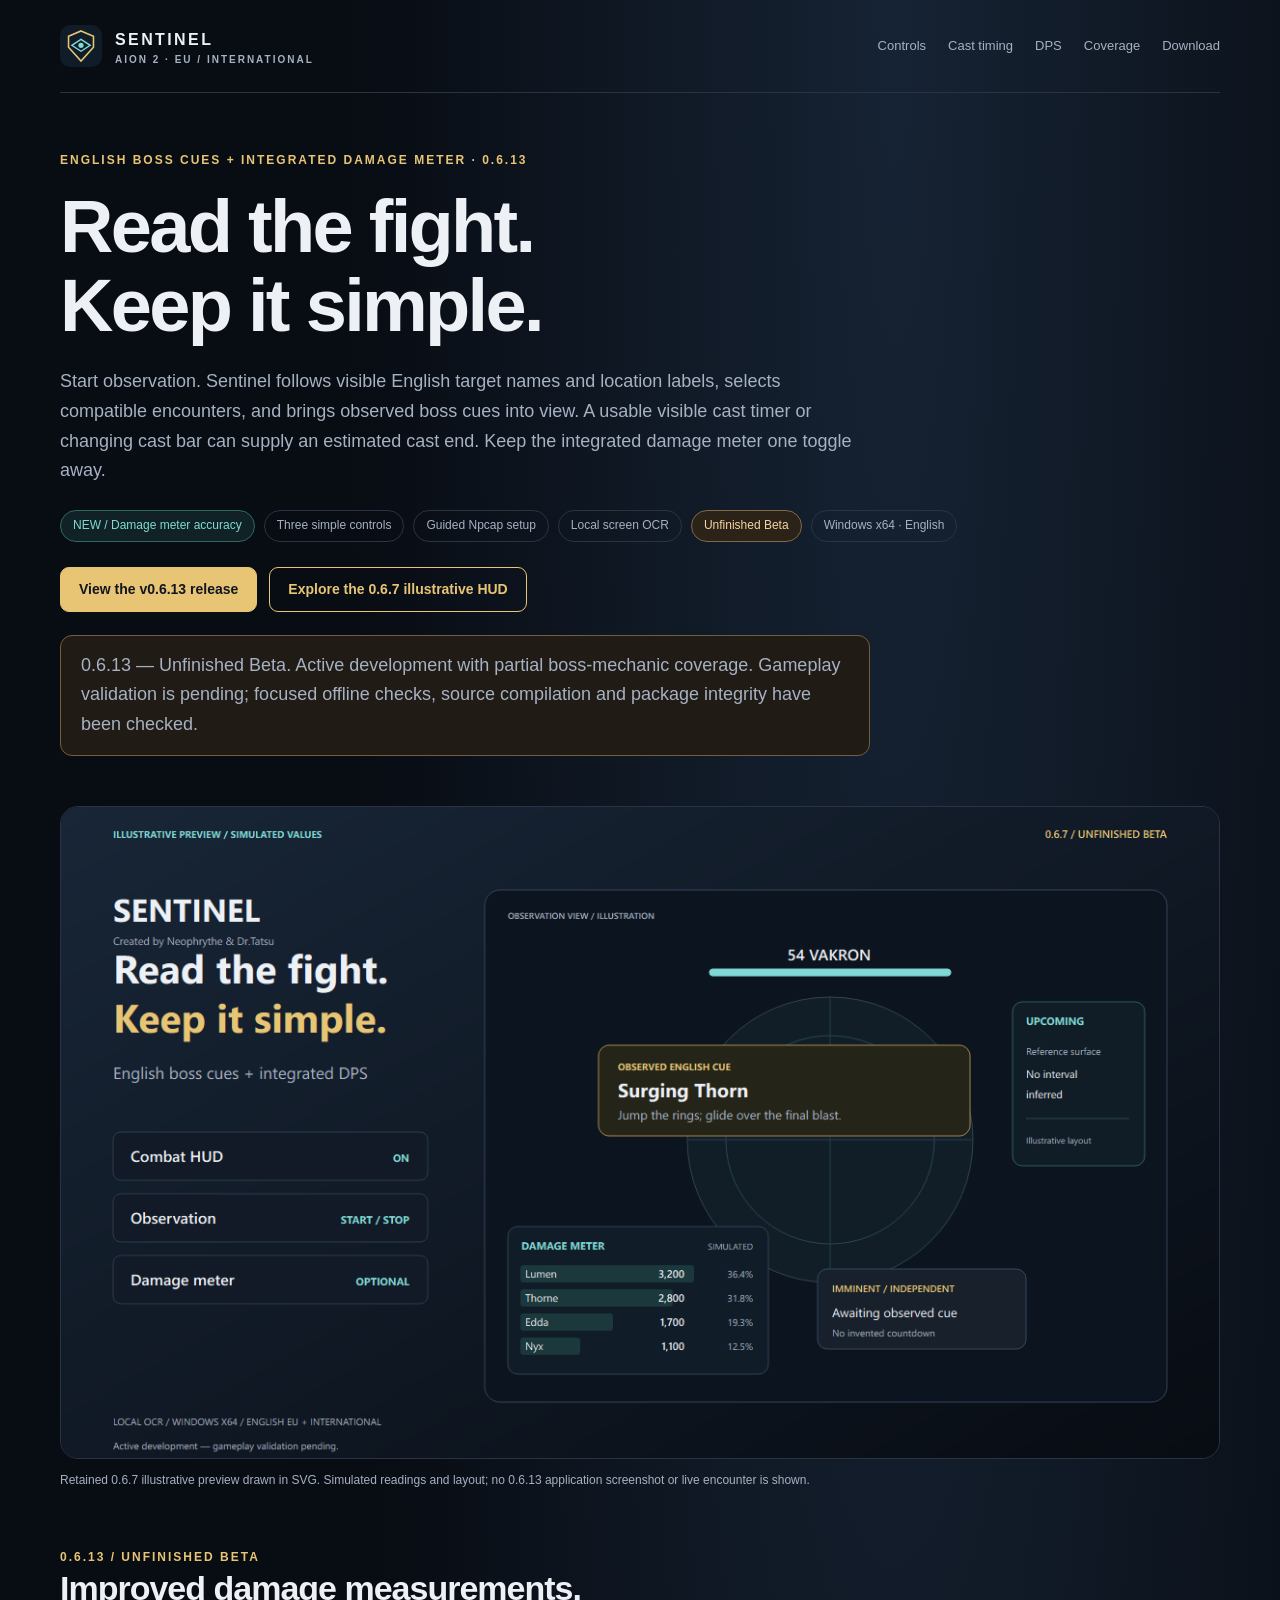
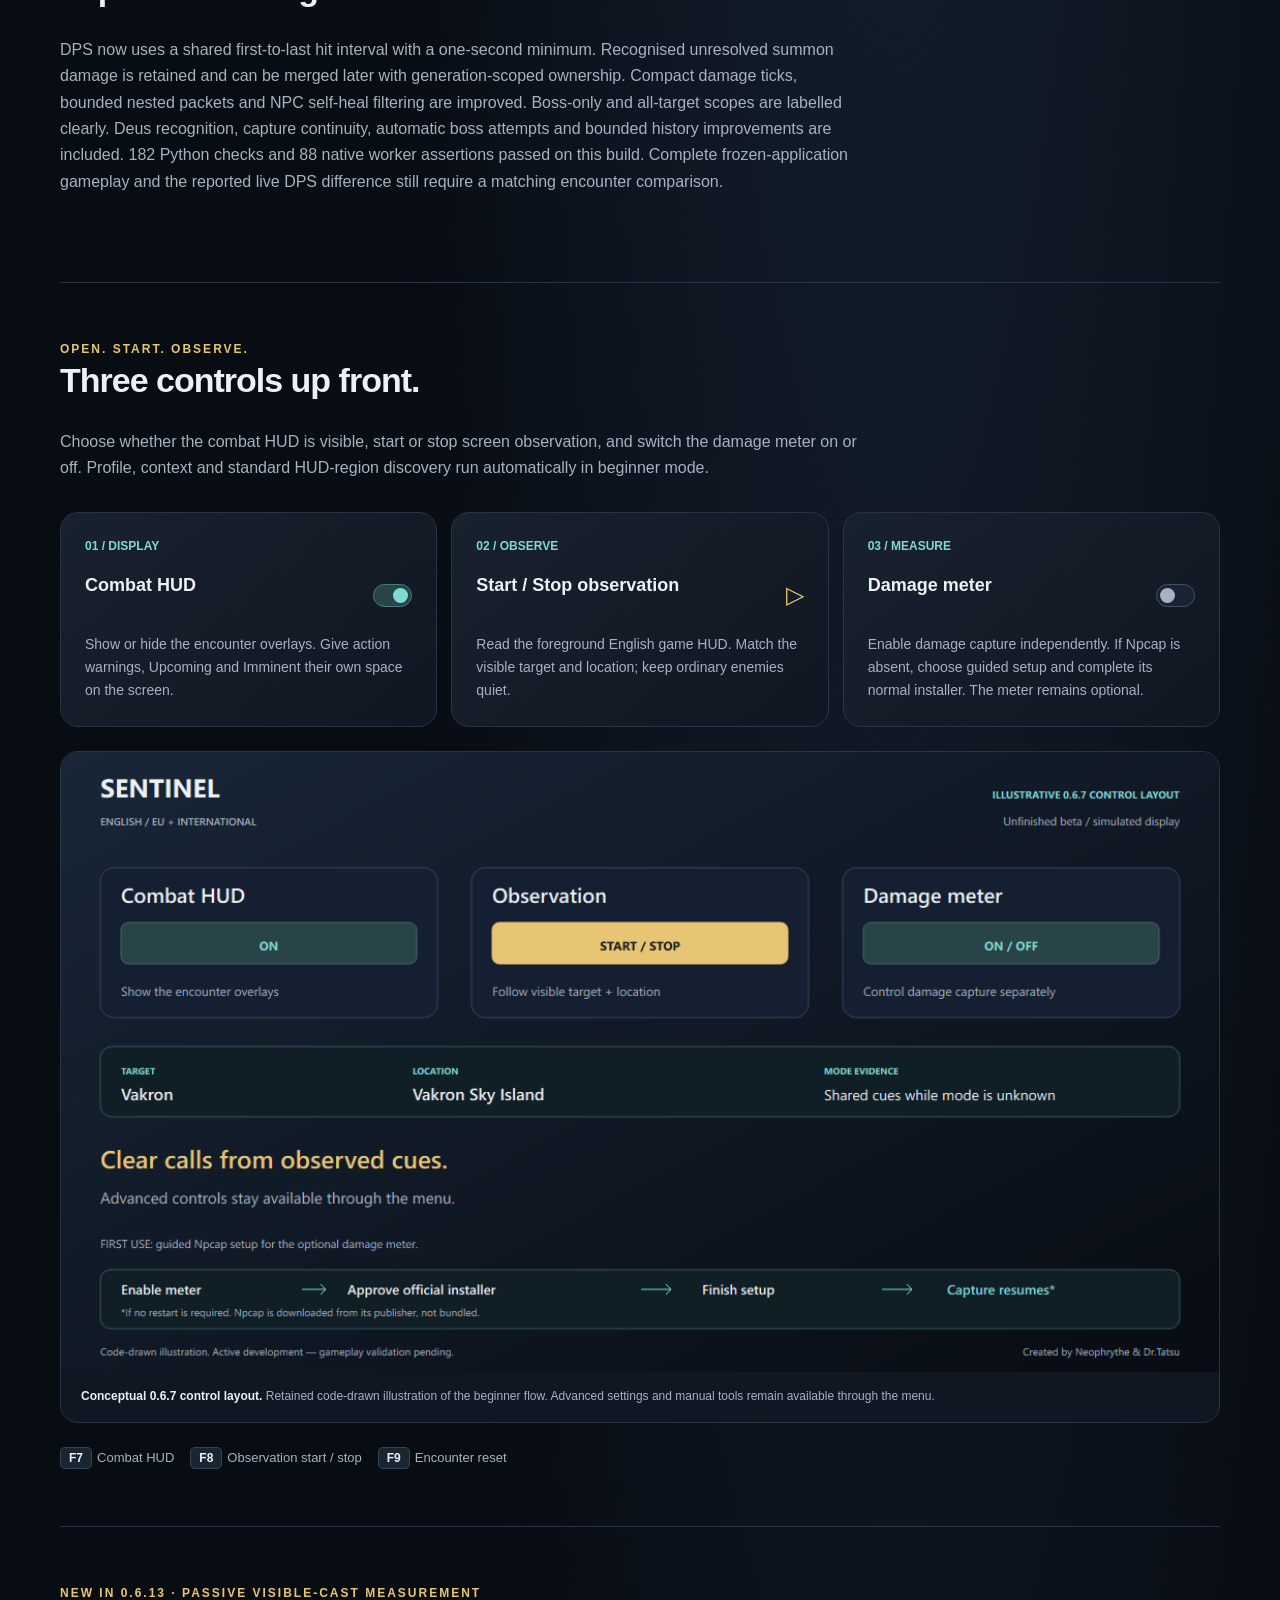
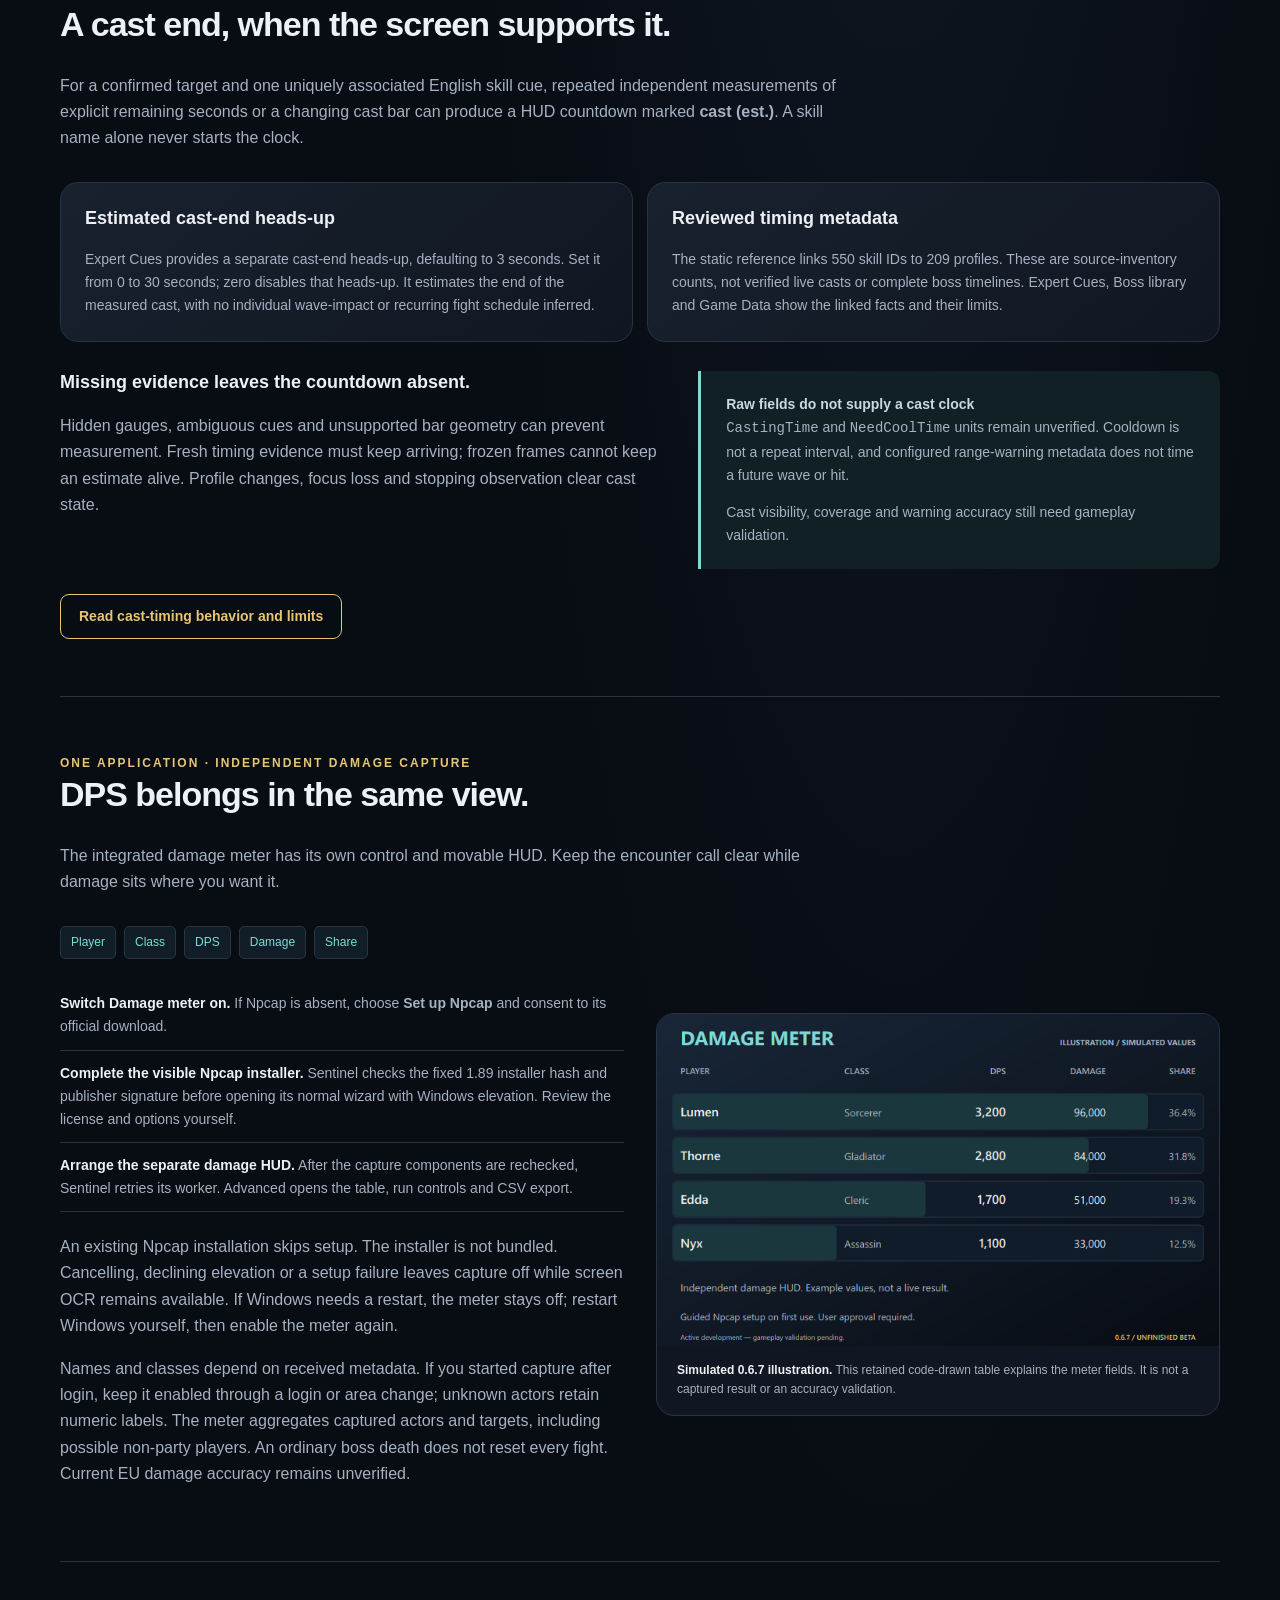
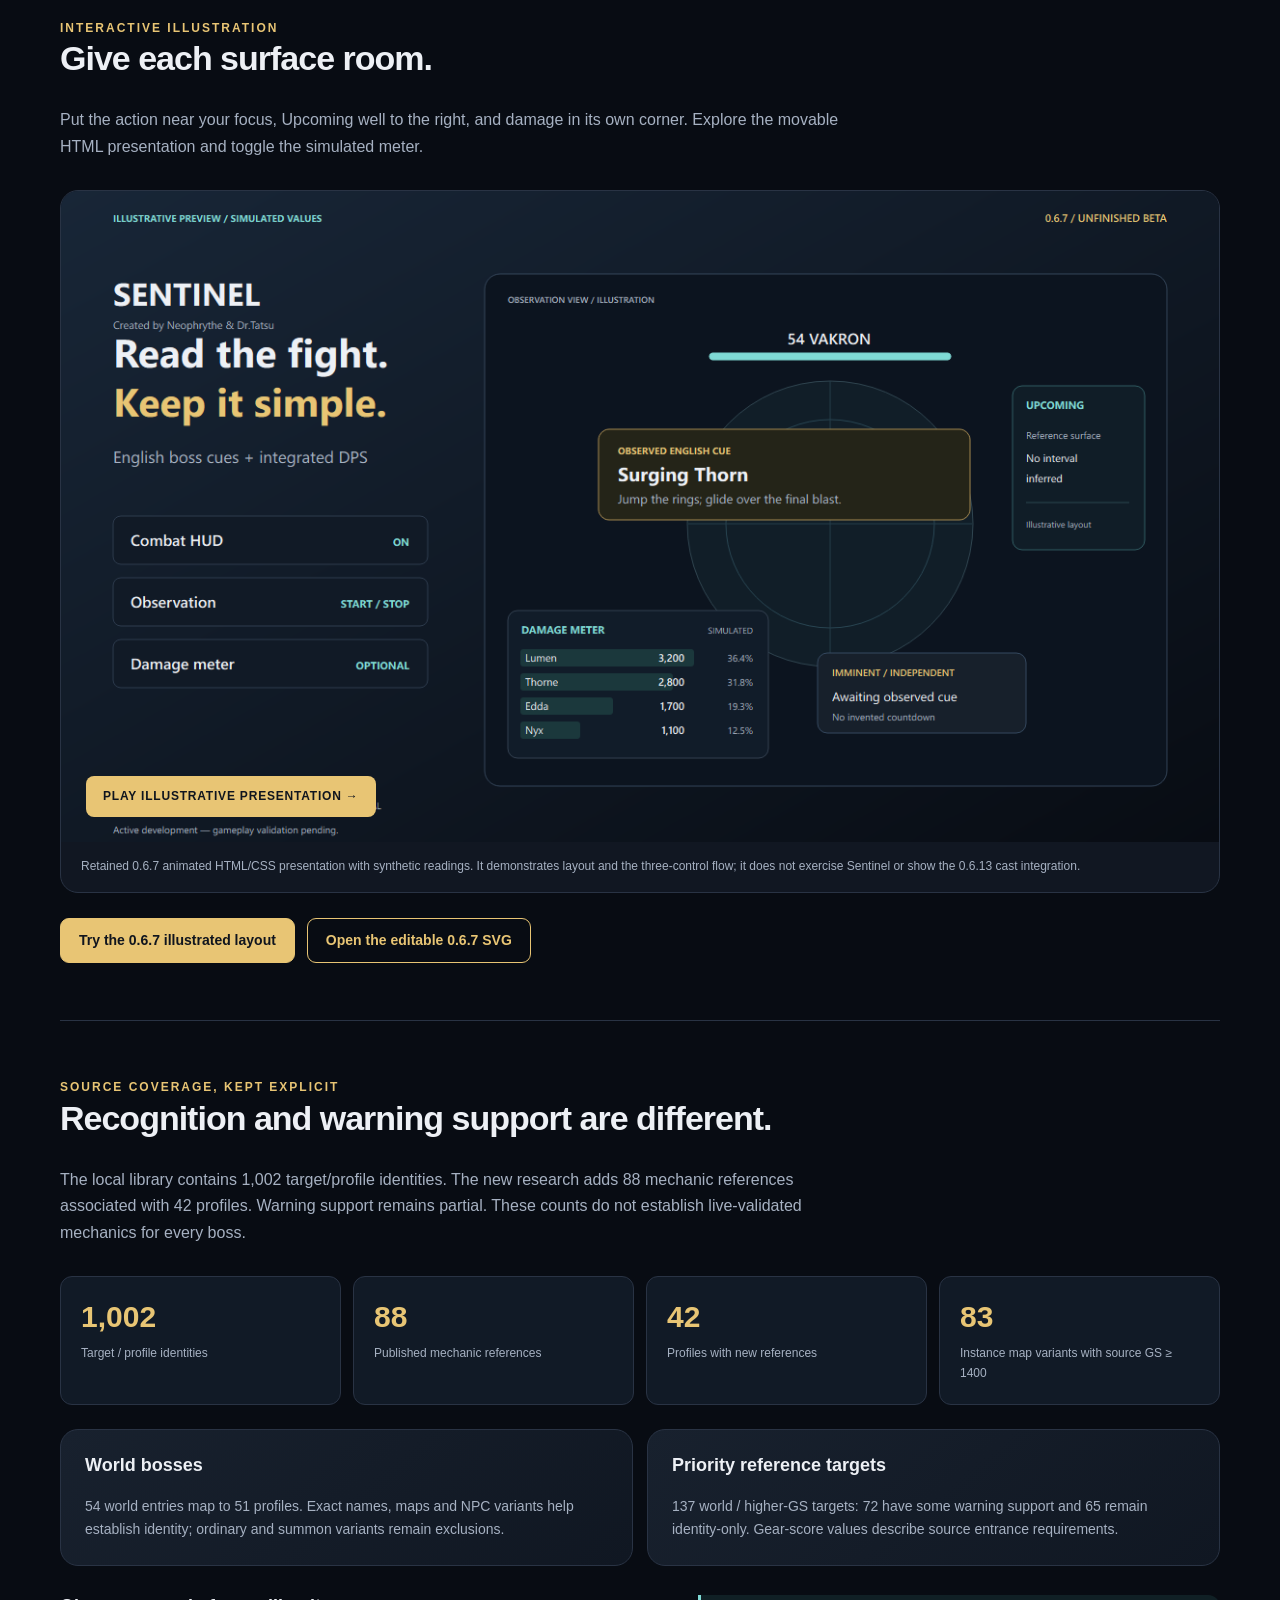
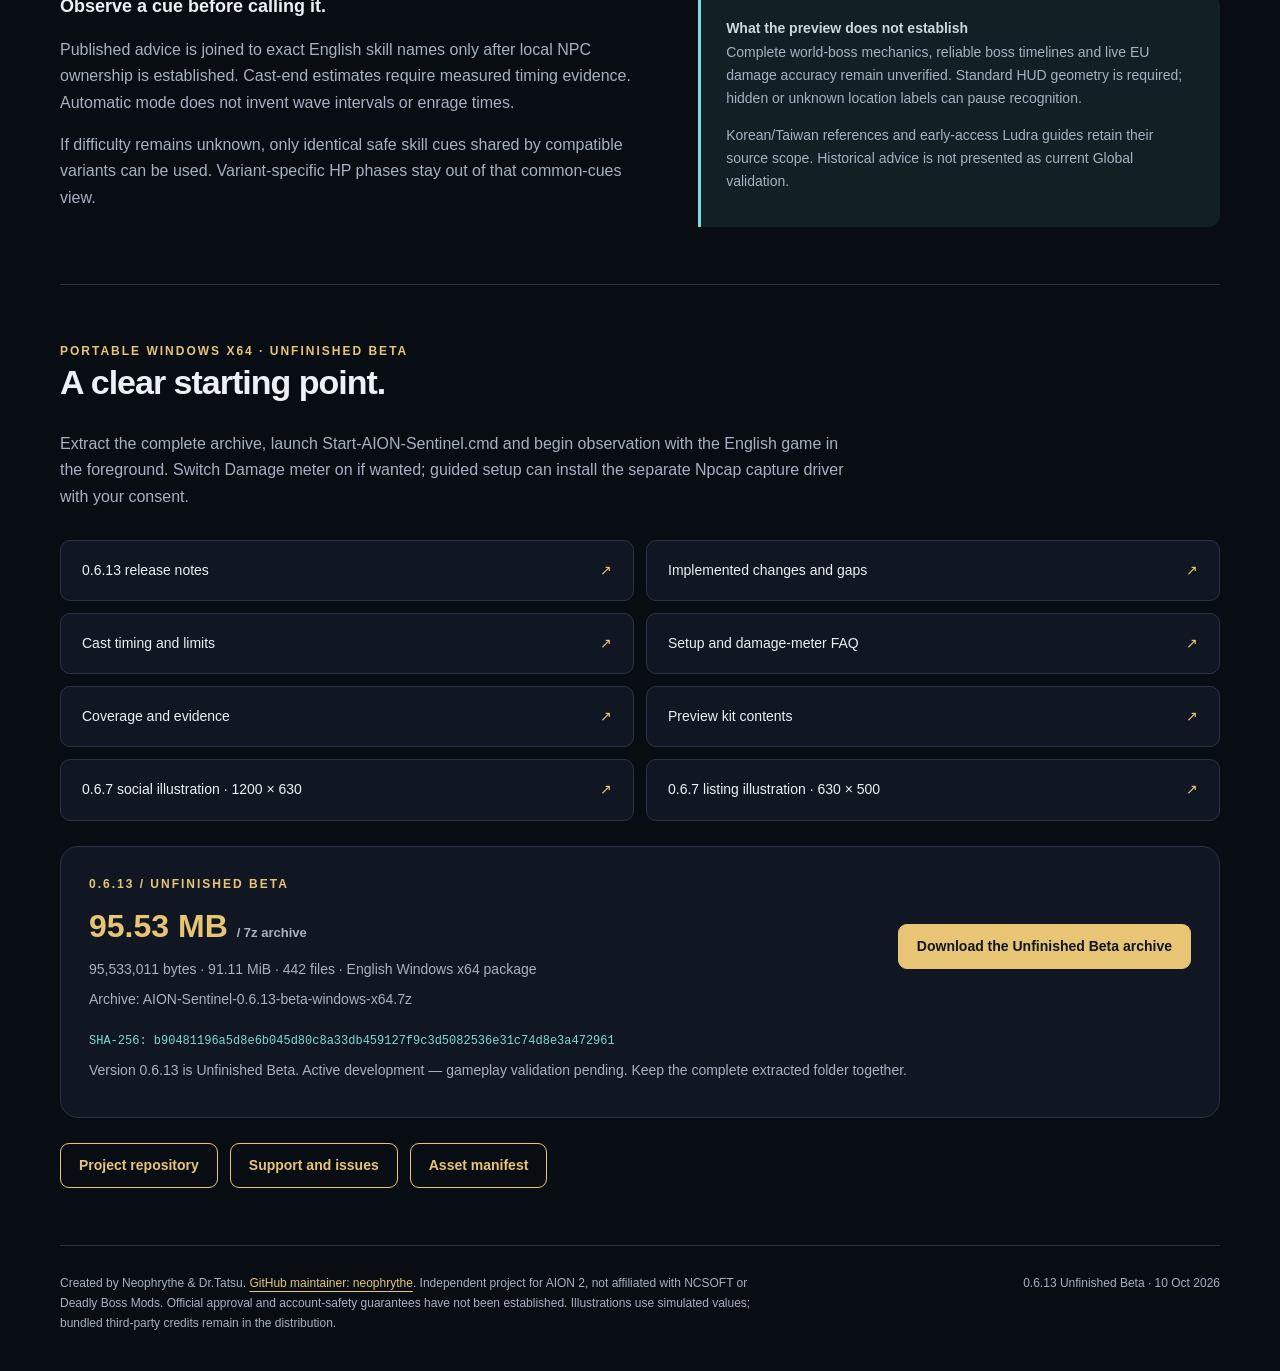
<file: docs/index.html>
<!doctype html>
<html lang="en">
<head>
  <meta charset="utf-8">
  <meta name="viewport" content="width=device-width,initial-scale=1">
  <meta name="description" content="AION Sentinel 0.6.13 Unfinished Beta: English boss cues, visible-cast end estimates, optional DPS and guided Npcap setup. Created by Neophrythe &amp; Dr.Tatsu. Gameplay validation pending.">
  <meta property="og:title" content="AION Sentinel 0.6.13 — Read the fight. Keep it simple.">
  <meta property="og:description" content="English boss cues, measured cast-end estimates and optional DPS with guided Npcap setup. Unfinished Beta: partial coverage, gameplay validation pending.">
  <meta property="og:image" content="https://neophrythe.github.io/Aion-2-Sentinel-DBM-and-Damage-Meter-/v0.6.7/assets/sentinel-social.png">
  <title>AION Sentinel 0.6.13 — Read the fight. Keep it simple.</title>
  <link rel="icon" href="v0.6.7/assets/sentinel-icon.svg" type="image/svg+xml">
  <link rel="stylesheet" href="v0.6.7/assets/styles.css">
</head>
<body>
<div class="wrap">
  <header>
    <a class="brand" href="#top"><img src="v0.6.7/assets/sentinel-icon.svg" alt="Sentinel emblem" width="42" height="42"><div>SENTINEL<small>AION 2 · EU / INTERNATIONAL</small></div></a>
    <nav aria-label="Page navigation"><a href="#simple">Controls</a><a href="#timing">Cast timing</a><a href="#dps">DPS</a><a href="#coverage">Coverage</a><a href="#release">Download</a></nav>
  </header>
  <main id="top">
    <div class="intro">
      <div class="eyebrow">English boss cues + integrated damage meter · 0.6.13</div>
      <h1>Read the fight.<br>Keep it simple.</h1>
      <p>Start observation. Sentinel follows visible English target names and location labels, selects compatible encounters, and brings observed boss cues into view. A usable visible cast timer or changing cast bar can supply an estimated cast end. Keep the integrated damage meter one toggle away.</p>
      <div class="pill-row"><span class="pill new">NEW / Damage meter accuracy</span><span class="pill">Three simple controls</span><span class="pill">Guided Npcap setup</span><span class="pill">Local screen OCR</span><span class="pill warning">Unfinished Beta</span><span class="pill">Windows x64 · English</span></div>
      <div class="actions"><a class="button" href="https://github.com/neophrythe/Aion-2-Sentinel-DBM-and-Damage-Meter-/releases/tag/v0.6.13">View the v0.6.13 release</a><a class="button secondary" href="v0.6.7/motion/index.html">Explore the 0.6.7 illustrative HUD</a></div>
      <p class="status-note">0.6.13 — Unfinished Beta. Active development with partial boss-mechanic coverage. Gameplay validation is pending; focused offline checks, source compilation and package integrity have been checked.</p>
    </div>
    <figure class="hero-art"><img src="v0.6.7/assets/sentinel-hero.png" alt="Code-drawn Sentinel illustration showing three controls, an observed boss cue and separate damage, Upcoming and Imminent surfaces" width="1200" height="675"></figure>
    <p class="caption">Retained 0.6.7 illustrative preview drawn in SVG. Simulated readings and layout; no 0.6.13 application screenshot or live encounter is shown.</p>

    <section><div class="section-head"><div class="eyebrow">0.6.13 / Unfinished Beta</div><h2>Improved damage measurements.</h2><p>DPS now uses a shared first-to-last hit interval with a one-second minimum. Recognised unresolved summon damage is retained and can be merged later with generation-scoped ownership. Compact damage ticks, bounded nested packets and NPC self-heal filtering are improved. Boss-only and all-target scopes are labelled clearly. Deus recognition, capture continuity, automatic boss attempts and bounded history improvements are included. 182 Python checks and 88 native worker assertions passed on this build. Complete frozen-application gameplay and the reported live DPS difference still require a matching encounter comparison.</p></div></section>
    <section id="simple">
      <div class="section-head"><div class="eyebrow">Open. Start. Observe.</div><h2>Three controls up front.</h2><p>Choose whether the combat HUD is visible, start or stop screen observation, and switch the damage meter on or off. Profile, context and standard HUD-region discovery run automatically in beginner mode.</p></div>
      <div class="cards">
        <article class="card"><div class="number">01 / DISPLAY</div><div class="control-label"><h3>Combat HUD</h3><span class="switch" aria-hidden="true"></span></div><p>Show or hide the encounter overlays. Give action warnings, Upcoming and Imminent their own space on the screen.</p></article>
        <article class="card"><div class="number">02 / OBSERVE</div><div class="control-label"><h3>Start / Stop observation</h3><span class="play-icon" aria-hidden="true">▷</span></div><p>Read the foreground English game HUD. Match the visible target and location; keep ordinary enemies quiet.</p></article>
        <article class="card"><div class="number">03 / MEASURE</div><div class="control-label"><h3>Damage meter</h3><span class="switch optional" aria-hidden="true"></span></div><p>Enable damage capture independently. If Npcap is absent, choose guided setup and complete its normal installer. The meter remains optional.</p></article>
      </div>
      <figure class="shot" style="margin-top:24px"><img src="v0.6.7/assets/control-illustration.png" alt="Illustrative 0.6.7 beginner control layout with Combat HUD, Start / Stop observation and Damage meter" width="1120" height="600" loading="lazy"><figcaption><strong>Conceptual 0.6.7 control layout.</strong> Retained code-drawn illustration of the beginner flow. Advanced settings and manual tools remain available through the menu.</figcaption></figure>
      <div class="keys"><span><kbd>F7</kbd>Combat HUD</span><span><kbd>F8</kbd>Observation start / stop</span><span><kbd>F9</kbd>Encounter reset</span></div>
    </section>

    <section id="timing">
      <div class="section-head"><div class="eyebrow">New in 0.6.13 · Passive visible-cast measurement</div><h2>A cast end, when the screen supports it.</h2><p>For a confirmed target and one uniquely associated English skill cue, repeated independent measurements of explicit remaining seconds or a changing cast bar can produce a HUD countdown marked <strong>cast (est.)</strong>. A skill name alone never starts the clock.</p></div>
      <div class="detail-grid"><article class="card"><h3>Estimated cast-end heads-up</h3><p>Expert Cues provides a separate cast-end heads-up, defaulting to 3 seconds. Set it from 0 to 30 seconds; zero disables that heads-up. It estimates the end of the measured cast, with no individual wave-impact or recurring fight schedule inferred.</p></article><article class="card"><h3>Reviewed timing metadata</h3><p>The static reference links 550 skill IDs to 209 profiles. These are source-inventory counts, not verified live casts or complete boss timelines. Expert Cues, Boss library and Game Data show the linked facts and their limits.</p></article></div>
      <div class="scope" style="margin-top:29px"><div><h3>Missing evidence leaves the countdown absent.</h3><p>Hidden gauges, ambiguous cues and unsupported bar geometry can prevent measurement. Fresh timing evidence must keep arriving; frozen frames cannot keep an estimate alive. Profile changes, focus loss and stopping observation clear cast state.</p></div><aside class="note"><strong>Raw fields do not supply a cast clock</strong><p><code>CastingTime</code> and <code>NeedCoolTime</code> units remain unverified. Cooldown is not a repeat interval, and configured range-warning metadata does not time a future wave or hit.</p><p>Cast visibility, coverage and warning accuracy still need gameplay validation.</p></aside></div>
      <div class="actions"><a class="button secondary" href="CAST_TIMING.md">Read cast-timing behavior and limits</a></div>
    </section>

    <section id="dps">
      <div class="section-head"><div class="eyebrow">One application · Independent damage capture</div><h2>DPS belongs in the same view.</h2><p>The integrated damage meter has its own control and movable HUD. Keep the encounter call clear while damage sits where you want it.</p></div>
      <div class="two-col">
        <div><div class="meter-facts"><span>Player</span><span>Class</span><span>DPS</span><span>Damage</span><span>Share</span></div>
          <ol class="steps"><li><strong>Switch Damage meter on.</strong> If Npcap is absent, choose <b>Set up Npcap</b> and consent to its official download.</li><li><strong>Complete the visible Npcap installer.</strong> Sentinel checks the fixed 1.89 installer hash and publisher signature before opening its normal wizard with Windows elevation. Review the license and options yourself.</li><li><strong>Arrange the separate damage HUD.</strong> After the capture components are rechecked, Sentinel retries its worker. Advanced opens the table, run controls and CSV export.</li></ol>
          <p>An existing Npcap installation skips setup. The installer is not bundled. Cancelling, declining elevation or a setup failure leaves capture off while screen OCR remains available. If Windows needs a restart, the meter stays off; restart Windows yourself, then enable the meter again.</p><p>Names and classes depend on received metadata. If you started capture after login, keep it enabled through a login or area change; unknown actors retain numeric labels. The meter aggregates captured actors and targets, including possible non-party players. An ordinary boss death does not reset every fight. Current EU damage accuracy remains unverified.</p>
        </div>
        <figure class="shot"><img src="v0.6.7/assets/damage-illustration.png" alt="Illustrative 0.6.7 damage table with simulated players Lumen, Thorne, Edda and Nyx and example DPS, damage and share" width="720" height="425" loading="lazy"><figcaption><strong>Simulated 0.6.7 illustration.</strong> This retained code-drawn table explains the meter fields. It is not a captured result or an accuracy validation.</figcaption></figure>
      </div>
    </section>

    <section id="motion">
      <div class="section-head"><div class="eyebrow">Interactive illustration</div><h2>Give each surface room.</h2><p>Put the action near your focus, Upcoming well to the right, and damage in its own corner. Explore the movable HTML presentation and toggle the simulated meter.</p></div>
      <figure class="shot"><a class="motion-poster" href="v0.6.7/motion/index.html"><img src="v0.6.7/assets/sentinel-hero.png" alt="Open the 0.6.7 interactive illustrated HUD layout; Upcoming sits well right of the action and DPS panels" width="1200" height="675" loading="lazy"></a><figcaption>Retained 0.6.7 animated HTML/CSS presentation with synthetic readings. It demonstrates layout and the three-control flow; it does not exercise Sentinel or show the 0.6.13 cast integration.</figcaption></figure>
      <div class="actions"><a class="button" href="v0.6.7/motion/index.html">Try the 0.6.7 illustrated layout</a><a class="button secondary" href="v0.6.7/assets/sentinel-hero.svg">Open the editable 0.6.7 SVG</a></div>
    </section>

    <section id="coverage">
      <div class="section-head"><div class="eyebrow">Source coverage, kept explicit</div><h2>Recognition and warning support are different.</h2><p>The local library contains 1,002 target/profile identities. The new research adds 88 mechanic references associated with 42 profiles. Warning support remains partial. These counts do not establish live-validated mechanics for every boss.</p></div>
      <div class="stats"><div class="stat"><strong>1,002</strong><span>Target / profile identities</span></div><div class="stat"><strong>88</strong><span>Published mechanic references</span></div><div class="stat"><strong>42</strong><span>Profiles with new references</span></div><div class="stat"><strong>83</strong><span>Instance map variants with source GS ≥ 1400</span></div></div>
      <div class="detail-grid"><article class="card"><h3>World bosses</h3><p>54 world entries map to 51 profiles. Exact names, maps and NPC variants help establish identity; ordinary and summon variants remain exclusions.</p></article><article class="card"><h3>Priority reference targets</h3><p>137 world / higher-GS targets: 72 have some warning support and 65 remain identity-only. Gear-score values describe source entrance requirements.</p></article></div>
      <div class="scope" style="margin-top:29px">
        <div><h3>Observe a cue before calling it.</h3><p>Published advice is joined to exact English skill names only after local NPC ownership is established. Cast-end estimates require measured timing evidence. Automatic mode does not invent wave intervals or enrage times.</p><p>If difficulty remains unknown, only identical safe skill cues shared by compatible variants can be used. Variant-specific HP phases stay out of that common-cues view.</p></div>
        <aside class="note"><strong>What the preview does not establish</strong><p>Complete world-boss mechanics, reliable boss timelines and live EU damage accuracy remain unverified. Standard HUD geometry is required; hidden or unknown location labels can pause recognition.</p><p>Korean/Taiwan references and early-access Ludra guides retain their source scope. Historical advice is not presented as current Global validation.</p></aside>
      </div>
    </section>

    <section id="release">
      <div class="section-head"><div class="eyebrow">Portable Windows x64 · Unfinished Beta</div><h2>A clear starting point.</h2><p>Extract the complete archive, launch Start-AION-Sentinel.cmd and begin observation with the English game in the foreground. Switch Damage meter on if wanted; guided setup can install the separate Npcap capture driver with your consent.</p></div>
      <div class="documents"><a class="doc" href="copy/0.6.13/GITHUB_RELEASE_EN.md">0.6.13 release notes <span>↗</span></a><a class="doc" href="RELEASE_0.6.13_BETA.md">Implemented changes and gaps <span>↗</span></a><a class="doc" href="CAST_TIMING.md">Cast timing and limits <span>↗</span></a><a class="doc" href="copy/0.6.13/FAQ_EN.md">Setup and damage-meter FAQ <span>↗</span></a><a class="doc" href="copy/0.6.13/CLAIMS_AUDIT.md">Coverage and evidence <span>↗</span></a><a class="doc" href="README.md">Preview kit contents <span>↗</span></a><a class="doc" href="v0.6.7/assets/sentinel-social.png">0.6.7 social illustration · 1200 × 630 <span>↗</span></a><a class="doc" href="v0.6.7/assets/sentinel-itch-cover.png">0.6.7 listing illustration · 630 × 500 <span>↗</span></a></div>
      <div class="release"><div class="package-row"><div><div class="eyebrow">0.6.13 / Unfinished Beta</div><div class="size">95.53 MB <small>/ 7z archive</small></div><p>95,533,011 bytes · 91.11 MiB · 442 files · English Windows x64 package</p><p>Archive: AION-Sentinel-0.6.13-beta-windows-x64.7z</p></div><div class="actions" style="margin-top:0"><a class="button" href="https://github.com/neophrythe/Aion-2-Sentinel-DBM-and-Damage-Meter-/releases/download/v0.6.13/AION-Sentinel-0.6.13-beta-windows-x64.7z">Download the Unfinished Beta archive</a></div></div><code class="checksum">SHA-256: b90481196a5d8e6b045d80c8a33db459127f9c3d5082536e31c74d8e3a472961</code><p>Version 0.6.13 is Unfinished Beta. Active development — gameplay validation pending. Keep the complete extracted folder together.</p></div>
      <div class="actions"><a class="button secondary" href="https://github.com/neophrythe/Aion-2-Sentinel-DBM-and-Damage-Meter-">Project repository</a><a class="button secondary" href="https://github.com/neophrythe/Aion-2-Sentinel-DBM-and-Damage-Meter-/issues">Support and issues</a><a class="button secondary" href="ASSET_MANIFEST.json">Asset manifest</a></div>
    </section>
  </main>
  <footer><p>Created by Neophrythe &amp; Dr.Tatsu. <a href="https://github.com/neophrythe">GitHub maintainer: neophrythe</a>. Independent project for AION 2, not affiliated with NCSOFT or Deadly Boss Mods. Official approval and account-safety guarantees have not been established. Illustrations use simulated values; bundled third-party credits remain in the distribution.</p><span>0.6.13 Unfinished Beta · 10 Oct 2026</span></footer>
</div>
</body>
</html>
</file>
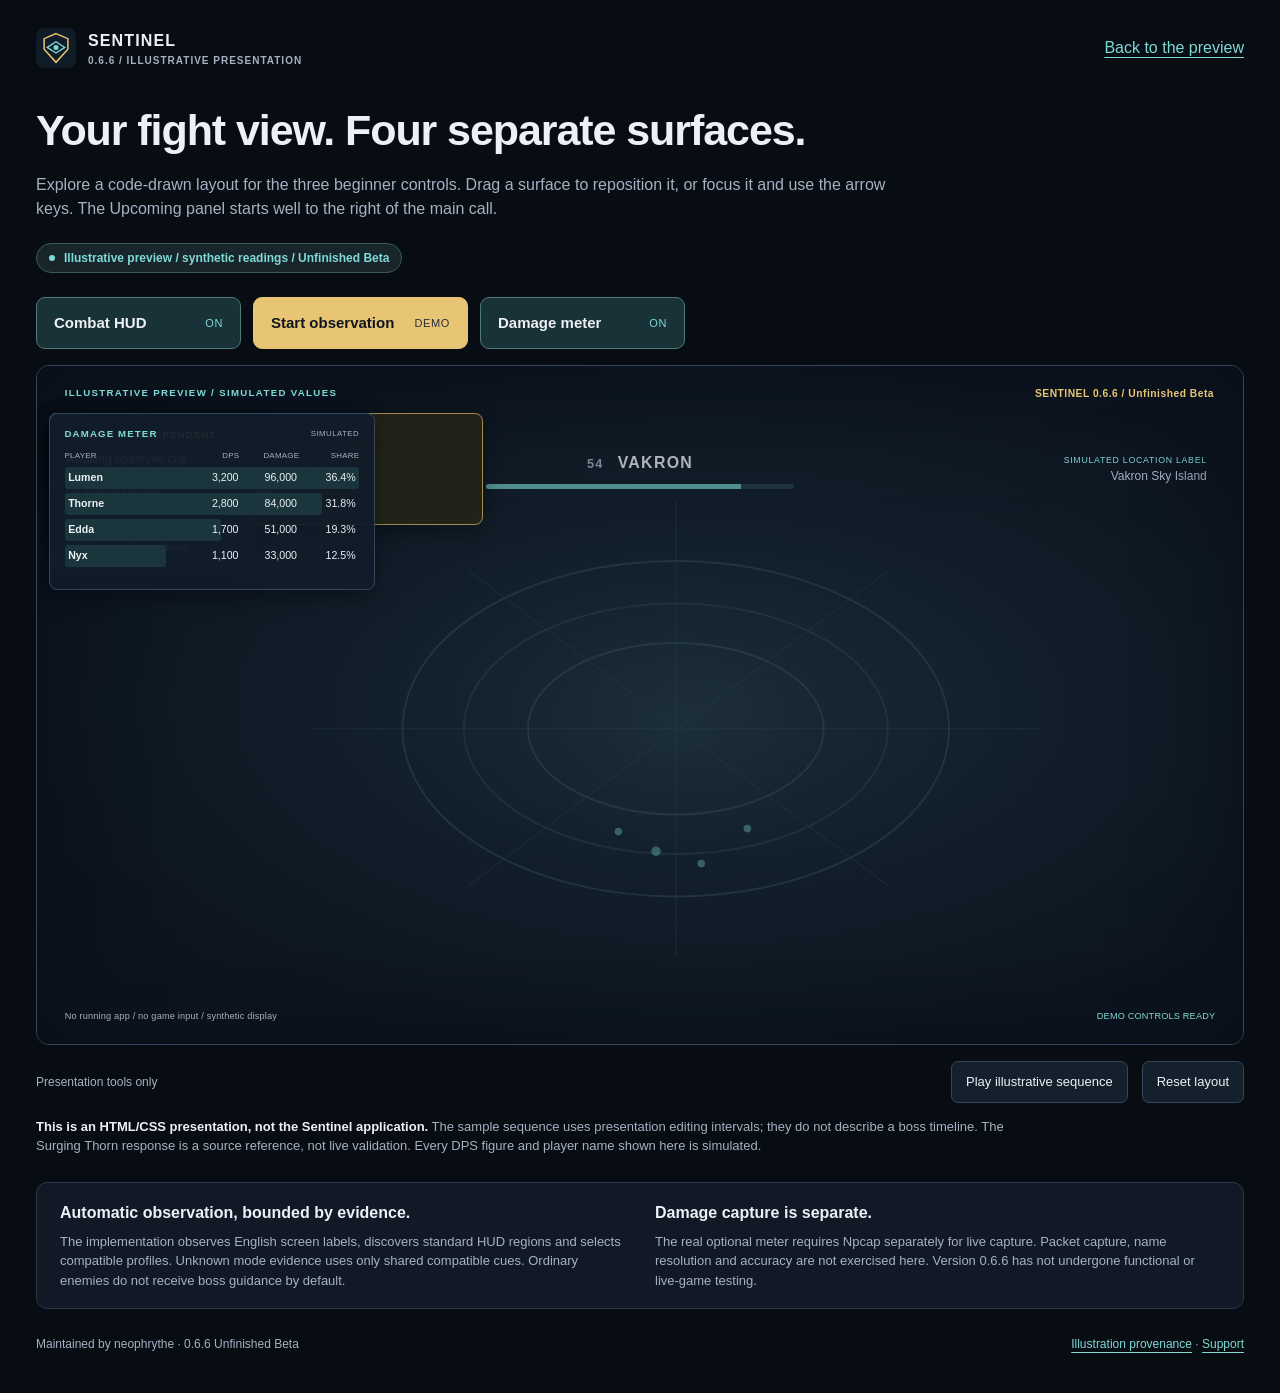
<file: docs/motion/index.html>
<!doctype html>
<html lang="en">
<head>
  <meta charset="utf-8">
  <meta name="viewport" content="width=device-width,initial-scale=1">
  <meta name="description" content="An illustrative, interactive Sentinel 0.6.6 HUD presentation with simulated readings. This is not a running application or a game capture.">
  <title>Sentinel 0.6.6 — Illustrative HUD presentation</title>
  <link rel="icon" href="../assets/sentinel-icon.svg" type="image/svg+xml">
  <style>
    :root{color-scheme:dark;--gold:#e8c574;--teal:#7fdad5;--fg:#edf0f5;--muted:#a6b1c2}
    *{box-sizing:border-box}body{margin:0;background:#080c13;color:var(--fg);font:16px/1.5 "Segoe UI",Arial,sans-serif}a{color:var(--teal);text-underline-offset:4px}button{font:inherit;color:inherit;cursor:pointer}button:focus-visible,a:focus-visible,.surface:focus-visible{outline:3px solid var(--gold);outline-offset:4px}button:disabled{opacity:.55;cursor:default}.wrap{max-width:1440px;margin:auto;padding:28px 36px 40px}.head{display:flex;justify-content:space-between;align-items:center;gap:20px}.brand{display:flex;align-items:center;gap:12px;text-decoration:none;color:var(--fg);font-weight:650;letter-spacing:.07em}.brand img{width:40px;height:40px}.brand small{display:block;font-size:10px;color:var(--muted);letter-spacing:.1em}h1{font-size:clamp(26px,4vw,43px);margin:30px 0 10px;letter-spacing:-.025em}p{color:var(--muted);max-width:850px;margin:10px 0 22px}.label{display:inline-flex;align-items:center;gap:9px;background:#18252b;border:1px solid #355b60;border-radius:999px;padding:5px 12px;color:var(--teal);font-size:12px;font-weight:650}.label:before{content:"";width:6px;height:6px;border-radius:50%;background:var(--teal)}.controls{display:flex;gap:12px;flex-wrap:wrap;margin:24px 0 16px}.control{border:1px solid #34465d;background:#142031;border-radius:9px;padding:14px 17px;min-width:205px;text-align:left;display:flex;gap:20px;align-items:center;justify-content:space-between}.control b{font-size:15px;font-weight:600}.control span{font-size:11px;letter-spacing:.06em;color:var(--muted);white-space:nowrap}.control[aria-pressed=true]{border-color:#4e7979;background:#193238}.control[aria-pressed=true] span{color:var(--teal)}.control.start[aria-pressed=false]{background:var(--gold);color:#10151e;border-color:var(--gold)}.control.start[aria-pressed=false] span{color:#27303c}.stage-shell{border:1px solid #35465a;border-radius:13px;overflow:hidden;background:#0c141f}.stage{position:relative;aspect-ratio:16/9;width:100%;overflow:hidden;background:radial-gradient(ellipse at 55% 50%,#1a2b35 0,#12202b 32%,#0c141f 74%);container-type:inline-size;user-select:none;touch-action:auto}.stage:after{content:"";pointer-events:none;position:absolute;inset:0;box-shadow:inset 0 0 8cqw #070b1288}.arena{position:absolute;inset:0;pointer-events:none}.arena .ring{fill:none;stroke:#34505d;stroke-width:2;opacity:.62}.arena .line{stroke:#294552;stroke-width:1;opacity:.65}.arena .point{fill:#7fdad5;opacity:.5}.stage-note{position:absolute;left:2.3%;top:3%;z-index:3;font-size:.8cqw;letter-spacing:.14em;font-weight:650;color:var(--teal)}.stage-version{position:absolute;right:2.4%;top:3%;z-index:3;font-size:.85cqw;letter-spacing:.05em;color:var(--gold);font-weight:650}.target{position:absolute;left:35%;top:12.5%;width:30%;z-index:1;text-align:center}.target-name{font-size:1.32cqw;font-weight:650;letter-spacing:.08em}.target-name span{color:var(--muted);font-size:1.05cqw;margin-right:.7cqw}.hp{margin:.8cqw auto 0;width:85%;height:.4cqw;background:#223b46;border-radius:5px;overflow:hidden}.hp div{height:100%;width:83%;background:var(--teal);opacity:.8}.location{position:absolute;right:3%;top:13%;color:var(--muted);font-size:1cqw;text-align:right}.location small{display:block;font-size:.73cqw;color:var(--teal);letter-spacing:.08em}.surface{position:absolute;z-index:4;padding:1.2cqw 1.35cqw;background:#111c29ee;border:1px solid #34465d;border-radius:.65cqw;box-shadow:0 .6cqw 1.8cqw #0005;cursor:grab;touch-action:none}.surface:active{cursor:grabbing}.surface[hidden]{display:none}.surface h2{margin:0 0 .9cqw;font-size:.8cqw;letter-spacing:.12em;line-height:1.2;color:var(--teal);font-weight:650}.surface .quiet{color:var(--muted);font-size:.92cqw;line-height:1.45}.action{left:35%;top:33%;width:36%;min-height:16.5%;background:#242418ef;border-color:#a68a51}.action h2{color:var(--gold)}.action .call{font-size:2.08cqw;font-weight:650;letter-spacing:-.025em;line-height:1.12}.action .response{font-size:1.04cqw;line-height:1.4;color:#cfdae4;margin:.65cqw 0 0}.action .standby{font-size:1.55cqw;color:var(--muted)}.upcoming{left:79%;top:26%;width:17%;min-height:22%;border-color:#315d63;background:#101d27ee}.upcoming .reference{font-size:1.15cqw;font-weight:550;margin:.2cqw 0 .8cqw}.upcoming .sep{height:1px;background:#34535a;margin:1.2cqw 0 .8cqw}.imminent{left:42%;top:78%;width:25%;min-height:11%;border-color:#4b4e56}.imminent h2{color:var(--gold)}.imminent .quiet{font-size:1cqw}.damage{left:4%;top:61%;width:27%;min-height:26%;padding:1.15cqw 1.2cqw}.damage h2{margin-bottom:.8cqw}.damage header{display:flex;justify-content:space-between;gap:10px}.damage header span{font-size:.65cqw;color:var(--muted);letter-spacing:.06em}.damage .columns,.damage .row{display:grid;grid-template-columns:1fr .72fr .55fr .55fr;align-items:center;position:relative;gap:.5cqw}.damage .columns{font-size:.66cqw;color:var(--muted);letter-spacing:.03em;margin-bottom:.5cqw}.damage .row{font-size:.88cqw;margin:.32cqw 0;padding:.25cqw .3cqw;min-height:1.6cqw}.damage .row:before{content:"";position:absolute;inset:0 auto 0 0;width:var(--share);background:#1b383eee;border-radius:3px;z-index:-1}.damage .row b{font-weight:550}.damage .row span:nth-child(n+2),.damage .columns span:nth-child(n+2){text-align:right}.stage-bottom{position:absolute;left:2.3%;right:2.3%;bottom:3%;display:flex;justify-content:space-between;gap:10px;color:var(--muted);font-size:.76cqw;letter-spacing:.02em;z-index:4}.sample-badge{color:var(--teal)}.stage[data-active=false] .arena{opacity:.7}.stage[data-active=false] .target{opacity:.72}.stage.motion-playing .action.cue-confirmed{animation:callPulse 2s ease-in-out infinite}.stage.motion-playing .ring-wave{animation:wavePulse 5s ease-in-out infinite;transform-origin:center}.stage.motion-playing .point{animation:pointPulse 4s ease-in-out infinite}.demo-tools{display:flex;align-items:center;gap:14px;flex-wrap:wrap;margin:16px 0 10px}.minor{background:#14202c;border:1px solid #34465d;border-radius:7px;padding:10px 14px;font-size:13px}.demo-label{font-size:12px;color:var(--muted);margin-right:auto}.caption{font-size:13px;margin:14px 0 0;max-width:1000px}.caption strong{color:var(--fg);font-weight:600}.notes{border:1px solid #2b384a;background:#111927;border-radius:11px;padding:18px 23px;margin-top:26px;display:grid;grid-template-columns:1fr 1fr;gap:12px 30px}.notes h3{font-size:16px;margin:0 0 7px}.notes p{font-size:13px;margin:0}.foot{font-size:12px;color:var(--muted);display:flex;justify-content:space-between;gap:20px;margin-top:26px;flex-wrap:wrap}.sr{position:absolute;width:1px;height:1px;padding:0;margin:-1px;overflow:hidden;clip:rect(0,0,0,0);white-space:nowrap;border:0}body.capture{margin:0;padding:0;overflow:hidden;background:#0c141f}body.capture .wrap{width:1280px;max-width:none;padding:0;margin:0}body.capture .head,body.capture h1,body.capture .intro,body.capture .label,body.capture .controls,body.capture .demo-tools,body.capture .caption,body.capture .notes,body.capture .foot{display:none}body.capture .stage-shell{border:0;border-radius:0}body.capture .stage{width:1280px;height:720px;aspect-ratio:auto}
    @keyframes callPulse{0%,100%{box-shadow:0 .6cqw 1.8cqw #0005,0 0 0 #e8c57400}50%{box-shadow:0 .6cqw 1.8cqw #0005,0 0 2cqw #e8c57423}}@keyframes wavePulse{0%,100%{opacity:.32}50%{opacity:.78}}@keyframes pointPulse{0%,100%{opacity:.28}50%{opacity:.76}}
    @media(max-width:720px){.wrap{padding:20px 15px 30px}.head{align-items:flex-start}.head>a{font-size:13px}.brand{font-size:14px}.controls{gap:8px}.control{min-width:0;flex:1;padding:13px 11px;gap:9px}.control b{font-size:12px}.control span{font-size:9px}.notes{grid-template-columns:1fr;padding:17px}.stage-note{font-size:1cqw}.stage-version{font-size:1.1cqw}.caption{font-size:12px}.demo-label{flex-basis:100%}.surface:focus-visible{outline-width:2px;outline-offset:1px}}
    @media(prefers-reduced-motion:reduce){*,*:before,*:after{animation:none!important;transition:none!important}}@media print{.controls,.demo-tools{display:none}.wrap{padding:0}.stage-shell{break-inside:avoid}body{background:white;color:#111}.notes{color:#111;background:#f5f5f5}p,.foot{color:#333}}
  </style>
</head>
<body>
<div class="wrap">
  <header class="head"><a class="brand" href="../index.html"><img src="../assets/sentinel-icon.svg" alt="Sentinel emblem"><div>SENTINEL<small>0.6.6 / ILLUSTRATIVE PRESENTATION</small></div></a><a href="../index.html">Back to the preview</a></header>
  <h1>Your fight view. Four separate surfaces.</h1>
  <p class="intro">Explore a code-drawn layout for the three beginner controls. Drag a surface to reposition it, or focus it and use the arrow keys. The Upcoming panel starts well to the right of the main call.</p>
  <div class="label">Illustrative preview / synthetic readings / Unfinished Beta</div>
  <div class="controls" role="group" aria-label="Simulated beginner controls">
    <button class="control" id="hudButton" type="button" aria-pressed="true"><b>Combat HUD</b><span id="hudState">ON</span></button>
    <button class="control start" id="observationButton" type="button" aria-pressed="false"><b id="observationLabel">Start observation</b><span id="observationState">DEMO</span></button>
    <button class="control" id="damageButton" type="button" aria-pressed="true"><b>Damage meter</b><span id="damageState">ON</span></button>
  </div>
  <div class="stage-shell">
    <div class="stage" id="stage" data-active="false" aria-label="Illustrative Sentinel HUD layout, using synthetic readings">
      <svg class="arena" viewBox="0 0 1280 720" preserveAspectRatio="none" aria-hidden="true"><defs><radialGradient id="floor"><stop stop-color="#28404a" stop-opacity=".3"/><stop offset="1" stop-color="#17232c" stop-opacity="0"/></radialGradient></defs><ellipse cx="678" cy="385" rx="300" ry="198" fill="url(#floor)"/><ellipse class="ring" cx="678" cy="385" rx="290" ry="178"/><ellipse class="ring ring-wave" cx="678" cy="385" rx="225" ry="133"/><ellipse class="ring" cx="678" cy="385" rx="157" ry="91"/><path class="line" d="M290 385h775M678 143v484M456 216l449 337M456 553l449-337"/><circle class="point" cx="657" cy="515" r="5"/><circle class="point" cx="705" cy="528" r="4"/><circle class="point" cx="617" cy="494" r="4"/><circle class="point" cx="754" cy="491" r="4"/></svg>
      <div class="stage-note">ILLUSTRATIVE PREVIEW / SIMULATED VALUES</div><div class="stage-version">SENTINEL 0.6.6 / Unfinished Beta</div>
      <div class="target"><div class="target-name"><span>54</span> VAKRON</div><div class="hp"><div></div></div></div>
      <div class="location"><small>SIMULATED LOCATION LABEL</small>Vakron Sky Island</div>
      <section class="surface action" id="action" tabindex="0" aria-label="Movable main warning surface; use arrow keys to reposition">
        <h2 id="actionKind">OBSERVATION PAUSED / DEMO</h2><div class="call standby" id="call">Start the illustrative observation</div><div class="response" id="response">No game or application is connected.</div>
      </section>
      <section class="surface upcoming" id="upcoming" tabindex="0" aria-label="Movable Upcoming surface; use arrow keys to reposition">
        <h2>UPCOMING</h2><div class="reference">Reference surface</div><div class="quiet">No interval inferred.</div><div class="sep"></div><div class="quiet">Independent position.<br>No fabricated countdown.</div>
      </section>
      <section class="surface imminent" id="imminent" tabindex="0" aria-label="Movable Imminent surface; use arrow keys to reposition">
        <h2>IMMINENT / INDEPENDENT</h2><div class="quiet" id="imminentCue">Awaiting observed cue</div>
      </section>
      <section class="surface damage" id="damage" tabindex="0" aria-label="Movable damage meter with simulated data; use arrow keys to reposition">
        <header><h2>DAMAGE METER</h2><span>SIMULATED</span></header>
        <div class="columns"><span>PLAYER</span><span>DPS</span><span>DAMAGE</span><span>SHARE</span></div>
        <div class="row" style="--share:100%"><b>Lumen</b><span>3,200</span><span>96,000</span><span>36.4%</span></div>
        <div class="row" style="--share:87.5%"><b>Thorne</b><span>2,800</span><span>84,000</span><span>31.8%</span></div>
        <div class="row" style="--share:53.1%"><b>Edda</b><span>1,700</span><span>51,000</span><span>19.3%</span></div>
        <div class="row" style="--share:34.4%"><b>Nyx</b><span>1,100</span><span>33,000</span><span>12.5%</span></div>
      </section>
      <div class="stage-bottom"><span id="stageStatus">No running app / no game input / synthetic display</span><span class="sample-badge" id="sampleBadge">DEMO CONTROLS READY</span></div>
    </div>
  </div>
  <div class="demo-tools"><span class="demo-label">Presentation tools only</span><button type="button" class="minor" id="playButton" aria-pressed="false">Play illustrative sequence</button><button type="button" class="minor" id="resetButton">Reset layout</button></div>
  <p class="caption"><strong>This is an HTML/CSS presentation, not the Sentinel application.</strong> The sample sequence uses presentation editing intervals; they do not describe a boss timeline. The Surging Thorn response is a source reference, not live validation. Every DPS figure and player name shown here is simulated.</p>
  <div class="notes"><div><h3>Automatic observation, bounded by evidence.</h3><p>The implementation observes English screen labels, discovers standard HUD regions and selects compatible profiles. Unknown mode evidence uses only shared compatible cues. Ordinary enemies do not receive boss guidance by default.</p></div><div><h3>Damage capture is separate.</h3><p>The real optional meter requires Npcap separately for live capture. Packet capture, name resolution and accuracy are not exercised here. Version 0.6.6 has not undergone functional or live-game testing.</p></div></div>
  <footer class="foot"><span>Maintained by neophrythe · 0.6.6 Unfinished Beta</span><span><a href="../assets/vector-provenance.json">Illustration provenance</a> · <a href="https://github.com/neophrythe/Aion-2-Sentinel-DBM-and-Damage-Meter-/issues">Support</a></span></footer>
  <div id="announcement" class="sr" aria-live="polite"></div>
</div>
<script>
(() => {
  'use strict';
  const stage = document.getElementById('stage');
  const surfaces = Object.fromEntries(['action', 'upcoming', 'imminent', 'damage'].map(name => [name, document.getElementById(name)]));
  const buttons = {hud:document.getElementById('hudButton'), observation:document.getElementById('observationButton'), damage:document.getElementById('damageButton')};
  const state = {hud:true, observing:false, damage:true, playing:false, seconds:0};
  const initial = {action:[35,33], upcoming:[79,26], imminent:[42,78], damage:[4,61]};
  const positions = Object.fromEntries(Object.entries(initial).map(([name,position]) => [name, [...position]]));
  const call = document.getElementById('call');
  const response = document.getElementById('response');
  const announcement = document.getElementById('announcement');
  let frame = 0;
  let previous = 0;
  let dragging = null;
  function announce(message) { announcement.textContent = message; }
  function position(name, x, y) {
    const rect = stage.getBoundingClientRect();
    const surface = surfaces[name];
    const width = surface.offsetWidth / rect.width * 100;
    const height = surface.offsetHeight / rect.height * 100;
    positions[name] = [Math.max(1, Math.min(99-width, x)), Math.max(7, Math.min(95-height, y))];
    surface.style.left = positions[name][0] + '%';
    surface.style.top = positions[name][1] + '%';
  }
  function phase() {
    const seconds = ((state.seconds % 16) + 16) % 16;
    if (!state.observing) return 'paused';
    return seconds < 3 || seconds >= 12 ? 'waiting' : 'cue';
  }
  function render() {
    buttons.hud.setAttribute('aria-pressed', String(state.hud));
    buttons.observation.setAttribute('aria-pressed', String(state.observing));
    buttons.damage.setAttribute('aria-pressed', String(state.damage));
    document.getElementById('hudState').textContent = state.hud ? 'ON' : 'OFF';
    document.getElementById('damageState').textContent = state.damage ? 'ON' : 'OFF';
    document.getElementById('observationLabel').textContent = state.observing ? 'Stop observation' : 'Start observation';
    document.getElementById('observationState').textContent = state.observing ? 'DEMO RUNNING' : 'DEMO';
    for (const name of ['action','upcoming','imminent']) surfaces[name].hidden = !state.hud;
    surfaces.damage.hidden = !state.damage;
    stage.dataset.active = String(state.observing);
    stage.classList.toggle('motion-playing', state.playing);
    const active = phase();
    surfaces.action.classList.toggle('cue-confirmed', active === 'cue');
    call.classList.toggle('standby', active !== 'cue');
    document.getElementById('actionKind').textContent = active === 'paused' ? 'OBSERVATION PAUSED / DEMO' : active === 'cue' ? 'OBSERVED ENGLISH CUE / SIMULATED' : 'COMPATIBLE IDENTITY / SIMULATED';
    call.textContent = active === 'cue' ? 'Surging Thorn' : active === 'paused' ? 'Start the illustrative observation' : 'Vakron / awaiting observed cue';
    response.textContent = active === 'cue' ? 'Jump the rings; glide over the final blast.' : active === 'paused' ? 'No game or application is connected.' : 'English target + location / shared compatible cues.';
    document.getElementById('imminentCue').textContent = active === 'cue' ? 'Observed cue / no inferred timer' : 'Awaiting observed cue';
    document.getElementById('stageStatus').textContent = state.observing ? 'English target + location / shared cues while mode is unknown' : 'No running app / no game input / synthetic display';
    document.getElementById('sampleBadge').textContent = active === 'cue' ? 'SYNTHETIC CUE CONFIRMED' : state.observing ? 'SYNTHETIC OBSERVATION' : 'DEMO CONTROLS READY';
    document.getElementById('playButton').textContent = state.playing ? 'Pause illustrative sequence' : 'Play illustrative sequence';
    document.getElementById('playButton').setAttribute('aria-pressed', String(state.playing));
    const wave = document.querySelector('.ring-wave');
    wave.style.opacity = String(.34 + .22 * (1 + Math.sin(state.seconds*1.5)) / 2);
  }
  function tick(now) {
    if (!state.playing) return;
    if (previous) state.seconds += Math.min((now-previous)/1000, .1);
    previous = now;
    render();
    frame = requestAnimationFrame(tick);
  }
  function playing(value) {
    cancelAnimationFrame(frame);
    state.playing = value;
    previous = 0;
    if (value) { state.observing = true; frame = requestAnimationFrame(tick); }
    render();
  }
  buttons.hud.addEventListener('click', () => { state.hud = !state.hud; render(); announce('Illustrative combat HUD '+(state.hud?'shown':'hidden')); });
  buttons.damage.addEventListener('click', () => { state.damage = !state.damage; render(); announce('Illustrative damage meter '+(state.damage?'shown':'hidden')); });
  buttons.observation.addEventListener('click', () => { state.observing = !state.observing; if (state.observing) state.seconds = 5; else playing(false); render(); announce('Illustrative observation '+(state.observing?'started':'stopped')); });
  document.getElementById('playButton').addEventListener('click', () => { playing(!state.playing); announce(state.playing?'Illustrative sequence playing':'Illustrative sequence paused'); });
  document.getElementById('resetButton').addEventListener('click', () => { for (const [name,xy] of Object.entries(initial)) position(name, ...xy); announce('Illustrative surface positions reset'); });
  for (const [name, surface] of Object.entries(surfaces)) {
    surface.addEventListener('pointerdown', event => {
      if (event.button !== 0) return;
      surface.focus();
      dragging = {name, pointer:event.pointerId, startX:event.clientX, startY:event.clientY, position:[...positions[name]]};
      surface.setPointerCapture(event.pointerId);
      event.preventDefault();
    });
    surface.addEventListener('pointermove', event => {
      if (!dragging || dragging.name !== name || dragging.pointer !== event.pointerId) return;
      const rect = stage.getBoundingClientRect();
      position(name, dragging.position[0]+(event.clientX-dragging.startX)/rect.width*100, dragging.position[1]+(event.clientY-dragging.startY)/rect.height*100);
    });
    function end(event) { if (dragging && dragging.pointer === event.pointerId) dragging = null; }
    surface.addEventListener('pointerup', end);
    surface.addEventListener('pointercancel', end);
    surface.addEventListener('lostpointercapture', end);
    surface.addEventListener('keydown', event => {
      const directions = {ArrowLeft:[-1,0], ArrowRight:[1,0], ArrowUp:[0,-1], ArrowDown:[0,1]};
      if (!directions[event.key]) return;
      event.preventDefault();
      const scale = event.shiftKey ? 3 : 1;
      const xy = directions[event.key];
      position(name, positions[name][0]+xy[0]*scale, positions[name][1]+xy[1]*scale);
    });
  }
  window.addEventListener('resize', () => { for (const [name, xy] of Object.entries(positions)) if (!surfaces[name].hidden) position(name,...xy); });
  window.addEventListener('pagehide', () => playing(false));
  // Deterministic presentation-only capture. This never connects to Sentinel or a game.
  window.sentinelPresentation = {
    seek(seconds) { playing(false); state.observing = true; state.hud = true; state.damage = true; state.seconds = Number(seconds) || 0; render(); },
    pause() { playing(false); },
    reset() { state.seconds = 0; for (const [name, xy] of Object.entries(initial)) position(name,...xy); render(); }
  };
  if (new URLSearchParams(location.search).has('capture')) document.body.classList.add('capture');
  render();
})();
</script>
</body>
</html>
</file>
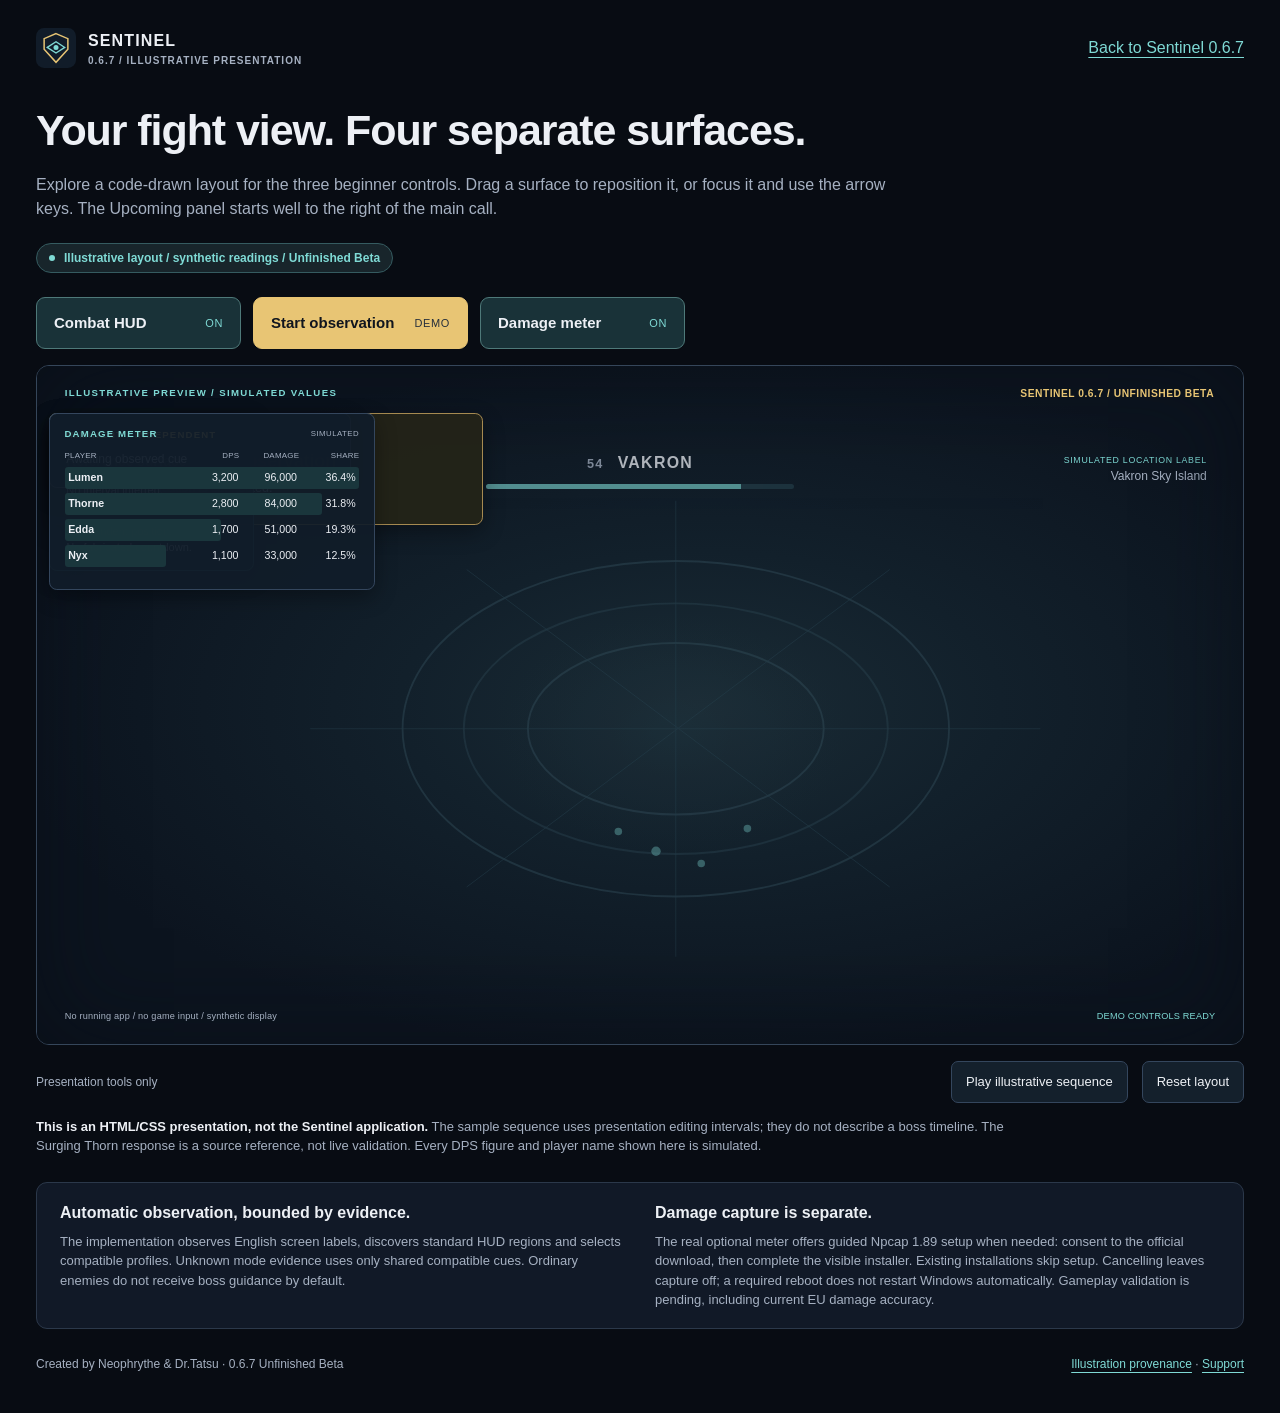
<file: docs/v0.6.7/motion/index.html>
<!doctype html>
<html lang="en">
<head>
  <meta charset="utf-8">
  <meta name="viewport" content="width=device-width,initial-scale=1">
  <meta name="description" content="An illustrative, interactive Sentinel 0.6.7 HUD presentation with simulated readings. This is not a running application or a game capture.">
  <title>Sentinel 0.6.7 — Illustrative HUD presentation</title>
  <link rel="icon" href="../assets/sentinel-icon.svg" type="image/svg+xml">
  <style>
    :root{color-scheme:dark;--gold:#e8c574;--teal:#7fdad5;--fg:#edf0f5;--muted:#a6b1c2}
    *{box-sizing:border-box}body{margin:0;background:#080c13;color:var(--fg);font:16px/1.5 "Segoe UI",Arial,sans-serif}a{color:var(--teal);text-underline-offset:4px}button{font:inherit;color:inherit;cursor:pointer}button:focus-visible,a:focus-visible,.surface:focus-visible{outline:3px solid var(--gold);outline-offset:4px}button:disabled{opacity:.55;cursor:default}.wrap{max-width:1440px;margin:auto;padding:28px 36px 40px}.head{display:flex;justify-content:space-between;align-items:center;gap:20px}.brand{display:flex;align-items:center;gap:12px;text-decoration:none;color:var(--fg);font-weight:650;letter-spacing:.07em}.brand img{width:40px;height:40px}.brand small{display:block;font-size:10px;color:var(--muted);letter-spacing:.1em}h1{font-size:clamp(26px,4vw,43px);margin:30px 0 10px;letter-spacing:-.025em}p{color:var(--muted);max-width:850px;margin:10px 0 22px}.label{display:inline-flex;align-items:center;gap:9px;background:#18252b;border:1px solid #355b60;border-radius:999px;padding:5px 12px;color:var(--teal);font-size:12px;font-weight:650}.label:before{content:"";width:6px;height:6px;border-radius:50%;background:var(--teal)}.controls{display:flex;gap:12px;flex-wrap:wrap;margin:24px 0 16px}.control{border:1px solid #34465d;background:#142031;border-radius:9px;padding:14px 17px;min-width:205px;text-align:left;display:flex;gap:20px;align-items:center;justify-content:space-between}.control b{font-size:15px;font-weight:600}.control span{font-size:11px;letter-spacing:.06em;color:var(--muted);white-space:nowrap}.control[aria-pressed=true]{border-color:#4e7979;background:#193238}.control[aria-pressed=true] span{color:var(--teal)}.control.start[aria-pressed=false]{background:var(--gold);color:#10151e;border-color:var(--gold)}.control.start[aria-pressed=false] span{color:#27303c}.stage-shell{border:1px solid #35465a;border-radius:13px;overflow:hidden;background:#0c141f}.stage{position:relative;aspect-ratio:16/9;width:100%;overflow:hidden;background:radial-gradient(ellipse at 55% 50%,#1a2b35 0,#12202b 32%,#0c141f 74%);container-type:inline-size;user-select:none;touch-action:auto}.stage:after{content:"";pointer-events:none;position:absolute;inset:0;box-shadow:inset 0 0 8cqw #070b1288}.arena{position:absolute;inset:0;pointer-events:none}.arena .ring{fill:none;stroke:#34505d;stroke-width:2;opacity:.62}.arena .line{stroke:#294552;stroke-width:1;opacity:.65}.arena .point{fill:#7fdad5;opacity:.5}.stage-note{position:absolute;left:2.3%;top:3%;z-index:3;font-size:.8cqw;letter-spacing:.14em;font-weight:650;color:var(--teal)}.stage-version{position:absolute;right:2.4%;top:3%;z-index:3;font-size:.85cqw;letter-spacing:.05em;color:var(--gold);font-weight:650}.target{position:absolute;left:35%;top:12.5%;width:30%;z-index:1;text-align:center}.target-name{font-size:1.32cqw;font-weight:650;letter-spacing:.08em}.target-name span{color:var(--muted);font-size:1.05cqw;margin-right:.7cqw}.hp{margin:.8cqw auto 0;width:85%;height:.4cqw;background:#223b46;border-radius:5px;overflow:hidden}.hp div{height:100%;width:83%;background:var(--teal);opacity:.8}.location{position:absolute;right:3%;top:13%;color:var(--muted);font-size:1cqw;text-align:right}.location small{display:block;font-size:.73cqw;color:var(--teal);letter-spacing:.08em}.surface{position:absolute;z-index:4;padding:1.2cqw 1.35cqw;background:#111c29ee;border:1px solid #34465d;border-radius:.65cqw;box-shadow:0 .6cqw 1.8cqw #0005;cursor:grab;touch-action:none}.surface:active{cursor:grabbing}.surface[hidden]{display:none}.surface h2{margin:0 0 .9cqw;font-size:.8cqw;letter-spacing:.12em;line-height:1.2;color:var(--teal);font-weight:650}.surface .quiet{color:var(--muted);font-size:.92cqw;line-height:1.45}.action{left:35%;top:33%;width:36%;min-height:16.5%;background:#242418ef;border-color:#a68a51}.action h2{color:var(--gold)}.action .call{font-size:2.08cqw;font-weight:650;letter-spacing:-.025em;line-height:1.12}.action .response{font-size:1.04cqw;line-height:1.4;color:#cfdae4;margin:.65cqw 0 0}.action .standby{font-size:1.55cqw;color:var(--muted)}.upcoming{left:79%;top:26%;width:17%;min-height:22%;border-color:#315d63;background:#101d27ee}.upcoming .reference{font-size:1.15cqw;font-weight:550;margin:.2cqw 0 .8cqw}.upcoming .sep{height:1px;background:#34535a;margin:1.2cqw 0 .8cqw}.imminent{left:42%;top:78%;width:25%;min-height:11%;border-color:#4b4e56}.imminent h2{color:var(--gold)}.imminent .quiet{font-size:1cqw}.damage{left:4%;top:61%;width:27%;min-height:26%;padding:1.15cqw 1.2cqw}.damage h2{margin-bottom:.8cqw}.damage header{display:flex;justify-content:space-between;gap:10px}.damage header span{font-size:.65cqw;color:var(--muted);letter-spacing:.06em}.damage .columns,.damage .row{display:grid;grid-template-columns:1fr .72fr .55fr .55fr;align-items:center;position:relative;gap:.5cqw}.damage .columns{font-size:.66cqw;color:var(--muted);letter-spacing:.03em;margin-bottom:.5cqw}.damage .row{font-size:.88cqw;margin:.32cqw 0;padding:.25cqw .3cqw;min-height:1.6cqw}.damage .row:before{content:"";position:absolute;inset:0 auto 0 0;width:var(--share);background:#1b383eee;border-radius:3px;z-index:-1}.damage .row b{font-weight:550}.damage .row span:nth-child(n+2),.damage .columns span:nth-child(n+2){text-align:right}.stage-bottom{position:absolute;left:2.3%;right:2.3%;bottom:3%;display:flex;justify-content:space-between;gap:10px;color:var(--muted);font-size:.76cqw;letter-spacing:.02em;z-index:4}.sample-badge{color:var(--teal)}.stage[data-active=false] .arena{opacity:.7}.stage[data-active=false] .target{opacity:.72}.stage.motion-playing .action.cue-confirmed{animation:callPulse 2s ease-in-out infinite}.stage.motion-playing .ring-wave{animation:wavePulse 5s ease-in-out infinite;transform-origin:center}.stage.motion-playing .point{animation:pointPulse 4s ease-in-out infinite}.demo-tools{display:flex;align-items:center;gap:14px;flex-wrap:wrap;margin:16px 0 10px}.minor{background:#14202c;border:1px solid #34465d;border-radius:7px;padding:10px 14px;font-size:13px}.demo-label{font-size:12px;color:var(--muted);margin-right:auto}.caption{font-size:13px;margin:14px 0 0;max-width:1000px}.caption strong{color:var(--fg);font-weight:600}.notes{border:1px solid #2b384a;background:#111927;border-radius:11px;padding:18px 23px;margin-top:26px;display:grid;grid-template-columns:1fr 1fr;gap:12px 30px}.notes h3{font-size:16px;margin:0 0 7px}.notes p{font-size:13px;margin:0}.foot{font-size:12px;color:var(--muted);display:flex;justify-content:space-between;gap:20px;margin-top:26px;flex-wrap:wrap}.sr{position:absolute;width:1px;height:1px;padding:0;margin:-1px;overflow:hidden;clip:rect(0,0,0,0);white-space:nowrap;border:0}body.capture{margin:0;padding:0;overflow:hidden;background:#0c141f}body.capture .wrap{width:1280px;max-width:none;padding:0;margin:0}body.capture .head,body.capture h1,body.capture .intro,body.capture .label,body.capture .controls,body.capture .demo-tools,body.capture .caption,body.capture .notes,body.capture .foot{display:none}body.capture .stage-shell{border:0;border-radius:0}body.capture .stage{width:1280px;height:720px;aspect-ratio:auto}
    @keyframes callPulse{0%,100%{box-shadow:0 .6cqw 1.8cqw #0005,0 0 0 #e8c57400}50%{box-shadow:0 .6cqw 1.8cqw #0005,0 0 2cqw #e8c57423}}@keyframes wavePulse{0%,100%{opacity:.32}50%{opacity:.78}}@keyframes pointPulse{0%,100%{opacity:.28}50%{opacity:.76}}
    @media(max-width:720px){.wrap{padding:20px 15px 30px}.head{align-items:flex-start}.head>a{font-size:13px}.brand{font-size:14px}.controls{gap:8px}.control{min-width:0;flex:1;padding:13px 11px;gap:9px}.control b{font-size:12px}.control span{font-size:9px}.notes{grid-template-columns:1fr;padding:17px}.stage-note{font-size:1cqw}.stage-version{font-size:1.1cqw}.caption{font-size:12px}.demo-label{flex-basis:100%}.surface:focus-visible{outline-width:2px;outline-offset:1px}}
    @media(prefers-reduced-motion:reduce){*,*:before,*:after{animation:none!important;transition:none!important}}@media print{.controls,.demo-tools{display:none}.wrap{padding:0}.stage-shell{break-inside:avoid}body{background:white;color:#111}.notes{color:#111;background:#f5f5f5}p,.foot{color:#333}}
  </style>
</head>
<body>
<div class="wrap">
  <header class="head"><a class="brand" href="../../index.html"><img src="../assets/sentinel-icon.svg" alt="Sentinel emblem"><div>SENTINEL<small>0.6.7 / ILLUSTRATIVE PRESENTATION</small></div></a><a href="../../index.html">Back to Sentinel 0.6.7</a></header>
  <h1>Your fight view. Four separate surfaces.</h1>
  <p class="intro">Explore a code-drawn layout for the three beginner controls. Drag a surface to reposition it, or focus it and use the arrow keys. The Upcoming panel starts well to the right of the main call.</p>
  <div class="label">Illustrative layout / synthetic readings / Unfinished Beta</div>
  <div class="controls" role="group" aria-label="Simulated beginner controls">
    <button class="control" id="hudButton" type="button" aria-pressed="true"><b>Combat HUD</b><span id="hudState">ON</span></button>
    <button class="control start" id="observationButton" type="button" aria-pressed="false"><b id="observationLabel">Start observation</b><span id="observationState">DEMO</span></button>
    <button class="control" id="damageButton" type="button" aria-pressed="true"><b>Damage meter</b><span id="damageState">ON</span></button>
  </div>
  <div class="stage-shell">
    <div class="stage" id="stage" data-active="false" aria-label="Illustrative Sentinel HUD layout, using synthetic readings">
      <svg class="arena" viewBox="0 0 1280 720" preserveAspectRatio="none" aria-hidden="true"><defs><radialGradient id="floor"><stop stop-color="#28404a" stop-opacity=".3"/><stop offset="1" stop-color="#17232c" stop-opacity="0"/></radialGradient></defs><ellipse cx="678" cy="385" rx="300" ry="198" fill="url(#floor)"/><ellipse class="ring" cx="678" cy="385" rx="290" ry="178"/><ellipse class="ring ring-wave" cx="678" cy="385" rx="225" ry="133"/><ellipse class="ring" cx="678" cy="385" rx="157" ry="91"/><path class="line" d="M290 385h775M678 143v484M456 216l449 337M456 553l449-337"/><circle class="point" cx="657" cy="515" r="5"/><circle class="point" cx="705" cy="528" r="4"/><circle class="point" cx="617" cy="494" r="4"/><circle class="point" cx="754" cy="491" r="4"/></svg>
      <div class="stage-note">ILLUSTRATIVE PREVIEW / SIMULATED VALUES</div><div class="stage-version">SENTINEL 0.6.7 / UNFINISHED BETA</div>
      <div class="target"><div class="target-name"><span>54</span> VAKRON</div><div class="hp"><div></div></div></div>
      <div class="location"><small>SIMULATED LOCATION LABEL</small>Vakron Sky Island</div>
      <section class="surface action" id="action" tabindex="0" aria-label="Movable main warning surface; use arrow keys to reposition">
        <h2 id="actionKind">OBSERVATION PAUSED / DEMO</h2><div class="call standby" id="call">Start the illustrative observation</div><div class="response" id="response">No game or application is connected.</div>
      </section>
      <section class="surface upcoming" id="upcoming" tabindex="0" aria-label="Movable Upcoming surface; use arrow keys to reposition">
        <h2>UPCOMING</h2><div class="reference">Reference surface</div><div class="quiet">No interval inferred.</div><div class="sep"></div><div class="quiet">Independent position.<br>No fabricated countdown.</div>
      </section>
      <section class="surface imminent" id="imminent" tabindex="0" aria-label="Movable Imminent surface; use arrow keys to reposition">
        <h2>IMMINENT / INDEPENDENT</h2><div class="quiet" id="imminentCue">Awaiting observed cue</div>
      </section>
      <section class="surface damage" id="damage" tabindex="0" aria-label="Movable damage meter with simulated data; use arrow keys to reposition">
        <header><h2>DAMAGE METER</h2><span>SIMULATED</span></header>
        <div class="columns"><span>PLAYER</span><span>DPS</span><span>DAMAGE</span><span>SHARE</span></div>
        <div class="row" style="--share:100%"><b>Lumen</b><span>3,200</span><span>96,000</span><span>36.4%</span></div>
        <div class="row" style="--share:87.5%"><b>Thorne</b><span>2,800</span><span>84,000</span><span>31.8%</span></div>
        <div class="row" style="--share:53.1%"><b>Edda</b><span>1,700</span><span>51,000</span><span>19.3%</span></div>
        <div class="row" style="--share:34.4%"><b>Nyx</b><span>1,100</span><span>33,000</span><span>12.5%</span></div>
      </section>
      <div class="stage-bottom"><span id="stageStatus">No running app / no game input / synthetic display</span><span class="sample-badge" id="sampleBadge">DEMO CONTROLS READY</span></div>
    </div>
  </div>
  <div class="demo-tools"><span class="demo-label">Presentation tools only</span><button type="button" class="minor" id="playButton" aria-pressed="false">Play illustrative sequence</button><button type="button" class="minor" id="resetButton">Reset layout</button></div>
  <p class="caption"><strong>This is an HTML/CSS presentation, not the Sentinel application.</strong> The sample sequence uses presentation editing intervals; they do not describe a boss timeline. The Surging Thorn response is a source reference, not live validation. Every DPS figure and player name shown here is simulated.</p>
  <div class="notes"><div><h3>Automatic observation, bounded by evidence.</h3><p>The implementation observes English screen labels, discovers standard HUD regions and selects compatible profiles. Unknown mode evidence uses only shared compatible cues. Ordinary enemies do not receive boss guidance by default.</p></div><div><h3>Damage capture is separate.</h3><p>The real optional meter offers guided Npcap 1.89 setup when needed: consent to the official download, then complete the visible installer. Existing installations skip setup. Cancelling leaves capture off; a required reboot does not restart Windows automatically. Gameplay validation is pending, including current EU damage accuracy.</p></div></div>
  <footer class="foot"><span>Created by Neophrythe &amp; Dr.Tatsu · 0.6.7 Unfinished Beta</span><span><a href="../assets/vector-provenance.json">Illustration provenance</a> · <a href="https://github.com/neophrythe/Aion-2-Sentinel-DBM-and-Damage-Meter-/issues">Support</a></span></footer>
  <div id="announcement" class="sr" aria-live="polite"></div>
</div>
<script>
(() => {
  'use strict';
  const stage = document.getElementById('stage');
  const surfaces = Object.fromEntries(['action', 'upcoming', 'imminent', 'damage'].map(name => [name, document.getElementById(name)]));
  const buttons = {hud:document.getElementById('hudButton'), observation:document.getElementById('observationButton'), damage:document.getElementById('damageButton')};
  const state = {hud:true, observing:false, damage:true, playing:false, seconds:0};
  const initial = {action:[35,33], upcoming:[79,26], imminent:[42,78], damage:[4,61]};
  const positions = Object.fromEntries(Object.entries(initial).map(([name,position]) => [name, [...position]]));
  const call = document.getElementById('call');
  const response = document.getElementById('response');
  const announcement = document.getElementById('announcement');
  let frame = 0;
  let previous = 0;
  let dragging = null;
  function announce(message) { announcement.textContent = message; }
  function position(name, x, y) {
    const rect = stage.getBoundingClientRect();
    const surface = surfaces[name];
    const width = surface.offsetWidth / rect.width * 100;
    const height = surface.offsetHeight / rect.height * 100;
    positions[name] = [Math.max(1, Math.min(99-width, x)), Math.max(7, Math.min(95-height, y))];
    surface.style.left = positions[name][0] + '%';
    surface.style.top = positions[name][1] + '%';
  }
  function phase() {
    const seconds = ((state.seconds % 16) + 16) % 16;
    if (!state.observing) return 'paused';
    return seconds < 3 || seconds >= 12 ? 'waiting' : 'cue';
  }
  function render() {
    buttons.hud.setAttribute('aria-pressed', String(state.hud));
    buttons.observation.setAttribute('aria-pressed', String(state.observing));
    buttons.damage.setAttribute('aria-pressed', String(state.damage));
    document.getElementById('hudState').textContent = state.hud ? 'ON' : 'OFF';
    document.getElementById('damageState').textContent = state.damage ? 'ON' : 'OFF';
    document.getElementById('observationLabel').textContent = state.observing ? 'Stop observation' : 'Start observation';
    document.getElementById('observationState').textContent = state.observing ? 'DEMO RUNNING' : 'DEMO';
    for (const name of ['action','upcoming','imminent']) surfaces[name].hidden = !state.hud;
    surfaces.damage.hidden = !state.damage;
    stage.dataset.active = String(state.observing);
    stage.classList.toggle('motion-playing', state.playing);
    const active = phase();
    surfaces.action.classList.toggle('cue-confirmed', active === 'cue');
    call.classList.toggle('standby', active !== 'cue');
    document.getElementById('actionKind').textContent = active === 'paused' ? 'OBSERVATION PAUSED / DEMO' : active === 'cue' ? 'OBSERVED ENGLISH CUE / SIMULATED' : 'COMPATIBLE IDENTITY / SIMULATED';
    call.textContent = active === 'cue' ? 'Surging Thorn' : active === 'paused' ? 'Start the illustrative observation' : 'Vakron / awaiting observed cue';
    response.textContent = active === 'cue' ? 'Jump the rings; glide over the final blast.' : active === 'paused' ? 'No game or application is connected.' : 'English target + location / shared compatible cues.';
    document.getElementById('imminentCue').textContent = active === 'cue' ? 'Observed cue / no inferred timer' : 'Awaiting observed cue';
    document.getElementById('stageStatus').textContent = state.observing ? 'English target + location / shared cues while mode is unknown' : 'No running app / no game input / synthetic display';
    document.getElementById('sampleBadge').textContent = active === 'cue' ? 'SYNTHETIC CUE CONFIRMED' : state.observing ? 'SYNTHETIC OBSERVATION' : 'DEMO CONTROLS READY';
    document.getElementById('playButton').textContent = state.playing ? 'Pause illustrative sequence' : 'Play illustrative sequence';
    document.getElementById('playButton').setAttribute('aria-pressed', String(state.playing));
    const wave = document.querySelector('.ring-wave');
    wave.style.opacity = String(.34 + .22 * (1 + Math.sin(state.seconds*1.5)) / 2);
  }
  function tick(now) {
    if (!state.playing) return;
    if (previous) state.seconds += Math.min((now-previous)/1000, .1);
    previous = now;
    render();
    frame = requestAnimationFrame(tick);
  }
  function playing(value) {
    cancelAnimationFrame(frame);
    state.playing = value;
    previous = 0;
    if (value) { state.observing = true; frame = requestAnimationFrame(tick); }
    render();
  }
  buttons.hud.addEventListener('click', () => { state.hud = !state.hud; render(); announce('Illustrative combat HUD '+(state.hud?'shown':'hidden')); });
  buttons.damage.addEventListener('click', () => { state.damage = !state.damage; render(); announce('Illustrative damage meter '+(state.damage?'shown':'hidden')); });
  buttons.observation.addEventListener('click', () => { state.observing = !state.observing; if (state.observing) state.seconds = 5; else playing(false); render(); announce('Illustrative observation '+(state.observing?'started':'stopped')); });
  document.getElementById('playButton').addEventListener('click', () => { playing(!state.playing); announce(state.playing?'Illustrative sequence playing':'Illustrative sequence paused'); });
  document.getElementById('resetButton').addEventListener('click', () => { for (const [name,xy] of Object.entries(initial)) position(name, ...xy); announce('Illustrative surface positions reset'); });
  for (const [name, surface] of Object.entries(surfaces)) {
    surface.addEventListener('pointerdown', event => {
      if (event.button !== 0) return;
      surface.focus();
      dragging = {name, pointer:event.pointerId, startX:event.clientX, startY:event.clientY, position:[...positions[name]]};
      surface.setPointerCapture(event.pointerId);
      event.preventDefault();
    });
    surface.addEventListener('pointermove', event => {
      if (!dragging || dragging.name !== name || dragging.pointer !== event.pointerId) return;
      const rect = stage.getBoundingClientRect();
      position(name, dragging.position[0]+(event.clientX-dragging.startX)/rect.width*100, dragging.position[1]+(event.clientY-dragging.startY)/rect.height*100);
    });
    function end(event) { if (dragging && dragging.pointer === event.pointerId) dragging = null; }
    surface.addEventListener('pointerup', end);
    surface.addEventListener('pointercancel', end);
    surface.addEventListener('lostpointercapture', end);
    surface.addEventListener('keydown', event => {
      const directions = {ArrowLeft:[-1,0], ArrowRight:[1,0], ArrowUp:[0,-1], ArrowDown:[0,1]};
      if (!directions[event.key]) return;
      event.preventDefault();
      const scale = event.shiftKey ? 3 : 1;
      const xy = directions[event.key];
      position(name, positions[name][0]+xy[0]*scale, positions[name][1]+xy[1]*scale);
    });
  }
  window.addEventListener('resize', () => { for (const [name, xy] of Object.entries(positions)) if (!surfaces[name].hidden) position(name,...xy); });
  window.addEventListener('pagehide', () => playing(false));
  // Deterministic presentation-only capture. This never connects to Sentinel or a game.
  window.sentinelPresentation = {
    seek(seconds) { playing(false); state.observing = true; state.hud = true; state.damage = true; state.seconds = Number(seconds) || 0; render(); },
    pause() { playing(false); },
    reset() { state.seconds = 0; for (const [name, xy] of Object.entries(initial)) position(name,...xy); render(); }
  };
  if (new URLSearchParams(location.search).has('capture')) document.body.classList.add('capture');
  render();
})();
</script>
</body>
</html>
</file>
<file: docs/v0.6.7/assets/styles.css>
:root{color-scheme:dark;--bg:#080c13;--surface:#111722;--line:#293344;--text:#edf0f5;--muted:#a6b1c2;--gold:#e8c574;--teal:#7fdad5;--radius:18px}
*{box-sizing:border-box}html{scroll-behavior:smooth;scroll-padding-top:24px}body{margin:0;background:radial-gradient(ellipse at 70% 0,#162334 0,transparent 43%),var(--bg);color:var(--text);font:16px/1.65 "Segoe UI",Arial,sans-serif}a{color:var(--gold);text-underline-offset:4px}a:hover{color:#fff0c9}img{display:block;max-width:100%;height:auto}button{font:inherit}.wrap{width:min(1160px,calc(100% - 48px));margin:auto}
header{display:flex;justify-content:space-between;align-items:center;gap:22px;padding:25px 0;border-bottom:1px solid var(--line)}.brand{display:flex;align-items:center;gap:13px;font-weight:650;letter-spacing:2.4px;text-decoration:none;color:var(--text)}.brand img{width:42px;height:42px;border-radius:10px}.brand small{display:block;font-size:10px;letter-spacing:2px;color:var(--muted);line-height:1.1}nav{display:flex;gap:22px;font-size:13px}nav a{color:var(--muted);text-decoration:none}
h1,h2,h3,p{margin-top:0}.eyebrow{font-size:12px;letter-spacing:2px;text-transform:uppercase;color:var(--gold);font-weight:600}h1{font-size:clamp(42px,6vw,74px);line-height:1.07;letter-spacing:-2.7px;margin:16px 0 22px}h2{font-size:34px;line-height:1.2;letter-spacing:-1px}h3{font-size:18px;line-height:1.3}.intro{padding:58px 0 32px}.intro p{max-width:810px;font-size:18px;color:var(--muted)}.pill-row{display:flex;flex-wrap:wrap;gap:9px;margin:24px 0}.pill{border:1px solid var(--line);border-radius:30px;padding:5px 12px;font-size:12px;color:var(--muted)}.pill.new{border-color:#306663;color:var(--teal);background:#102225}.pill.warning{border-color:#846744;color:#f5d4a1;background:#2b2218}
.actions{display:flex;flex-wrap:wrap;gap:12px;margin-top:25px}.button{display:inline-flex;align-items:center;justify-content:center;min-height:45px;padding:9px 18px;background:var(--gold);color:#10151e;border:1px solid var(--gold);border-radius:9px;font-size:14px;font-weight:650;text-decoration:none}.button:hover{color:#10151e;background:#ffdf93}.button.secondary{background:transparent;color:var(--gold)}.hero-art{border:1px solid var(--line);border-radius:var(--radius);overflow:hidden;background:#101722;margin:0}.hero-art img{width:100%}.caption{font-size:12px;color:var(--muted);margin:12px 0 0}section{padding:57px 0;border-bottom:1px solid var(--line)}.section-head{max-width:800px;margin-bottom:30px}.section-head p{color:var(--muted)}
.cards{display:grid;grid-template-columns:repeat(3,1fr);gap:14px}.card{padding:24px;border:1px solid var(--line);background:linear-gradient(140deg,#18212e,#101722);border-radius:var(--radius)}.card .number{font-size:12px;color:var(--teal);margin-bottom:18px;font-weight:650}.card p{color:var(--muted);font-size:14px;margin-bottom:0}.control-label{display:flex;align-items:center;justify-content:space-between;gap:16px;margin:17px 0}.switch{width:39px;height:23px;background:#284546;border:1px solid #4b7c7d;border-radius:20px;position:relative}.switch:after{content:"";width:15px;height:15px;border-radius:50%;position:absolute;top:3px;right:3px;background:var(--teal)}.switch.optional{background:#182333;border-color:#41536a}.switch.optional:after{left:3px;right:auto;background:#a6b1c2}.play-icon{color:var(--gold);font-size:24px}
.two-col{display:grid;grid-template-columns:1fr 1fr;gap:32px;align-items:center}.two-col p{color:var(--muted)}.meter-facts{display:flex;flex-wrap:wrap;gap:8px}.meter-facts span{font-size:12px;padding:6px 10px;border:1px solid var(--line);border-radius:5px;background:#111d27;color:var(--teal)}.steps{list-style:none;padding:0;margin:22px 0}.steps li{padding:11px 0;border-bottom:1px solid var(--line);color:var(--muted);font-size:14px}.steps strong{color:var(--text)}figure{margin:0}.shot{border:1px solid var(--line);border-radius:var(--radius);overflow:hidden;background:var(--surface)}.shot img{width:100%}.shot figcaption{padding:15px 20px;font-size:12px;color:var(--muted)}.shot figcaption strong{color:var(--text)}
.scope{display:grid;grid-template-columns:1.15fr 1fr;gap:38px}.scope p{color:var(--muted)}.note{border-left:3px solid var(--teal);background:#102025;border-radius:0 12px 12px 0;padding:22px 25px;color:#cbd9df;font-size:14px}.note p:last-child{margin-bottom:0}.stats{display:grid;grid-template-columns:repeat(4,1fr);gap:12px;margin:24px 0}.stat{padding:20px;border:1px solid var(--line);border-radius:12px;background:#111a26}.stat strong{display:block;font-size:30px;color:var(--gold);font-weight:650;line-height:1.3}.stat span{display:block;margin-top:8px;font-size:12px;color:var(--muted)}.detail-grid{display:grid;grid-template-columns:1fr 1fr;gap:14px}.documents{display:grid;grid-template-columns:repeat(2,1fr);gap:12px}.doc{display:flex;justify-content:space-between;gap:18px;padding:18px 21px;background:var(--surface);border:1px solid var(--line);border-radius:10px;text-decoration:none;color:var(--text);font-size:14px}.doc span{color:var(--gold)}.doc:hover{border-color:var(--gold);color:var(--text)}
.release{background:var(--surface);padding:28px;border:1px solid var(--line);border-radius:var(--radius);margin-top:25px}.release p{margin:7px 0;color:var(--muted);font-size:14px}.release .size{font-size:32px;color:var(--gold);font-weight:650;line-height:1.25;margin:12px 0}.release small{color:var(--muted);font-size:13px}.checksum{display:block;font:12px/1.8 Consolas,monospace;overflow-wrap:anywhere;color:var(--teal);margin-top:12px}.package-row{display:flex;justify-content:space-between;gap:25px;align-items:center}.keys{display:flex;flex-wrap:wrap;gap:16px;margin-top:24px;font-size:13px;color:var(--muted)}kbd{background:#1a2532;border:1px solid #344359;border-radius:5px;padding:3px 8px;margin-right:5px;color:var(--text);font:600 12px "Segoe UI",sans-serif}footer{display:flex;justify-content:space-between;gap:30px;padding:28px 0 38px;color:var(--muted);font-size:12px}footer p{max-width:720px;margin:0}a:focus-visible,button:focus-visible{outline:2px solid var(--teal);outline-offset:5px}
.motion-poster{position:relative;text-decoration:none;display:block}.motion-poster:after{content:"PLAY ILLUSTRATIVE PRESENTATION →";position:absolute;bottom:25px;left:25px;padding:11px 17px;background:#e8c574;color:#10151e;border-radius:8px;font-size:12px;font-weight:700;letter-spacing:.8px}.status-note{border:1px solid #745d3e;background:#211b16;border-radius:12px;padding:15px 20px;margin-top:23px;color:#ebd8bc;font-size:14px}
@media(max-width:850px){.cards{grid-template-columns:1fr}.scope,.two-col{grid-template-columns:1fr;gap:22px}.stats{grid-template-columns:repeat(2,1fr)}.package-row{align-items:flex-start;flex-direction:column}h1{letter-spacing:-1.5px}nav{gap:15px}.intro{padding-top:43px}.control-label{margin:11px 0}.card .number{margin-bottom:10px}}@media(max-width:550px){.wrap{width:calc(100% - 30px)}header{align-items:flex-start}nav{gap:9px;flex-wrap:wrap;justify-content:flex-end;max-width:165px}.brand{font-size:12px;letter-spacing:1px}.brand img{width:33px;height:33px}.intro p{font-size:16px}.documents,.detail-grid{grid-template-columns:1fr}section{padding:39px 0}h2{font-size:27px}footer{flex-direction:column;gap:18px}.motion-poster:after{font-size:9px;left:12px;bottom:12px;padding:8px}.stat{padding:17px}.stat strong{font-size:26px}}@media(prefers-reduced-motion:reduce){html{scroll-behavior:auto}}@media print{body{background:white;color:#111}header,nav,.actions,.motion-poster:after{display:none}.wrap{width:100%}.card,.shot,.note,.release,.doc,.stat{background:white;color:#111;break-inside:avoid}.caption,p,.card p,.section-head p,.scope p,.release p,footer,.stat span{color:#333}a{color:#111}section{padding:20px 0}.intro{padding:15px 0}}
</file>
